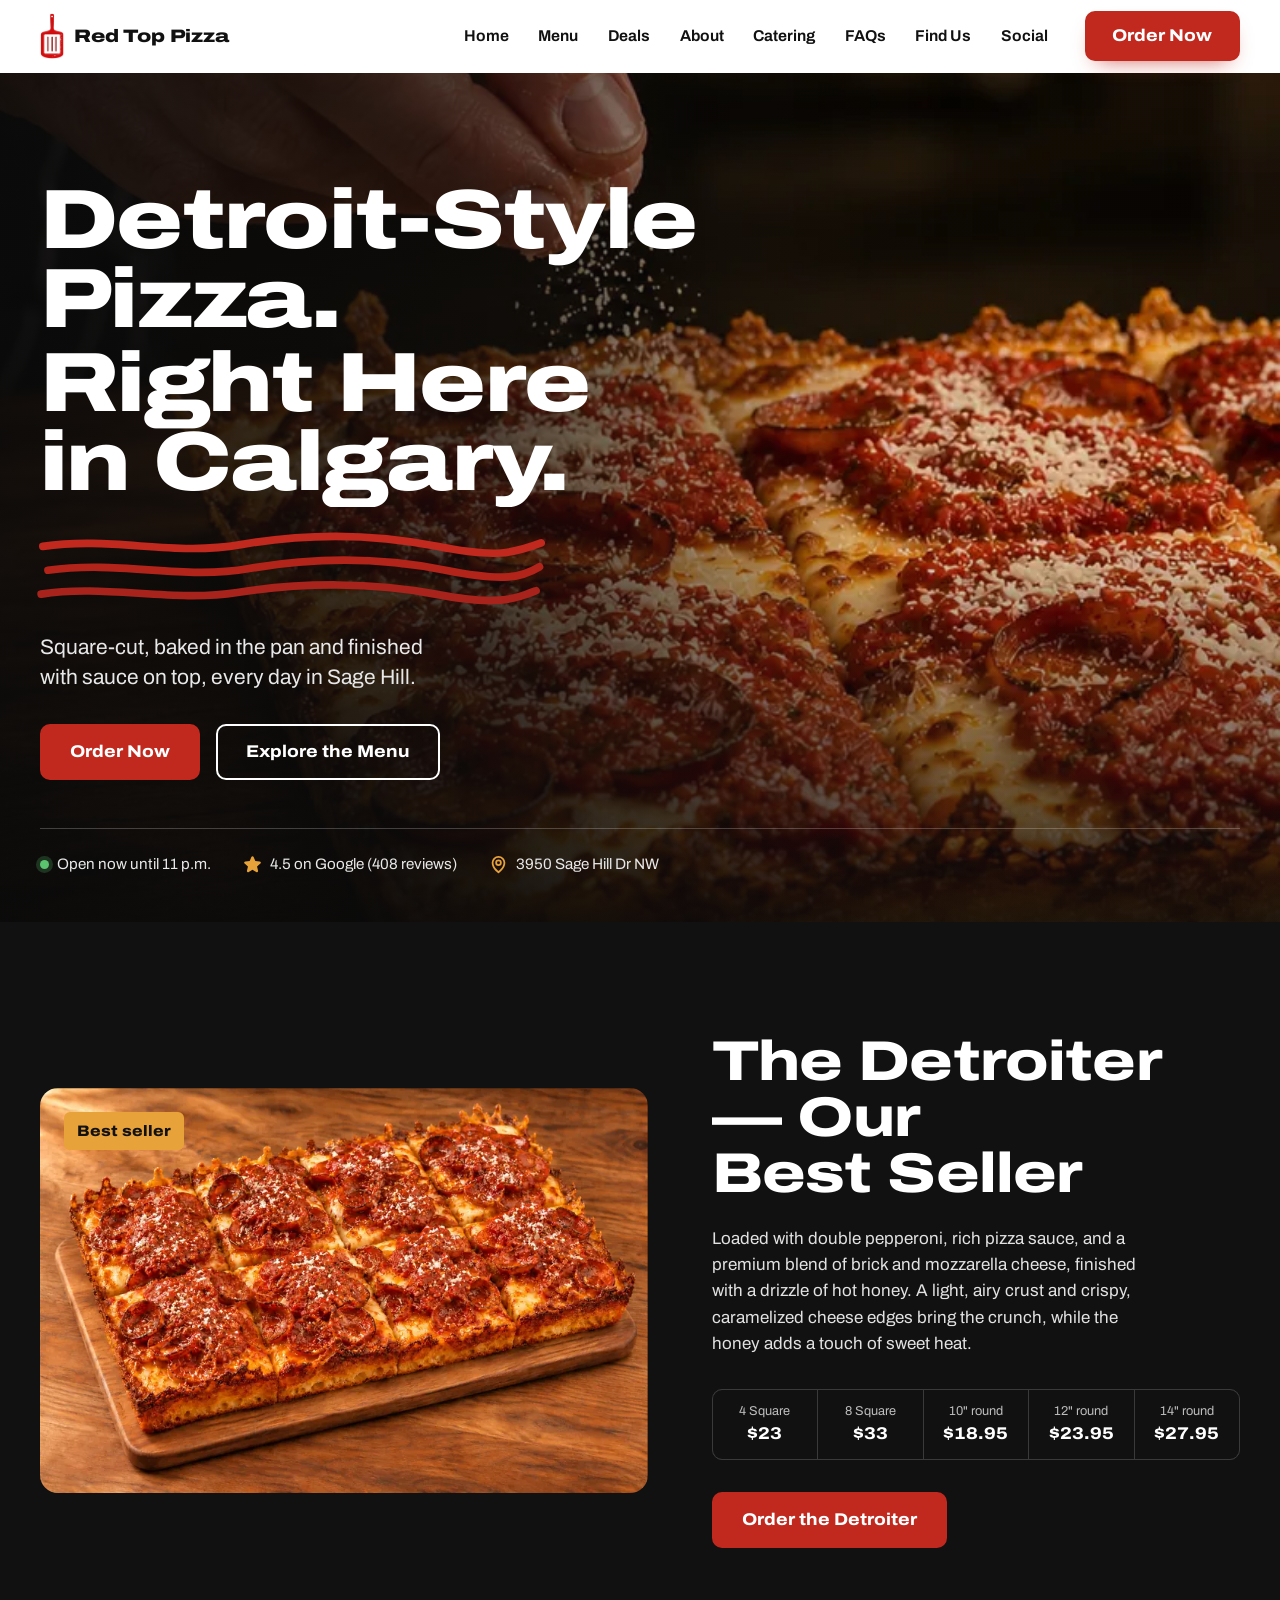
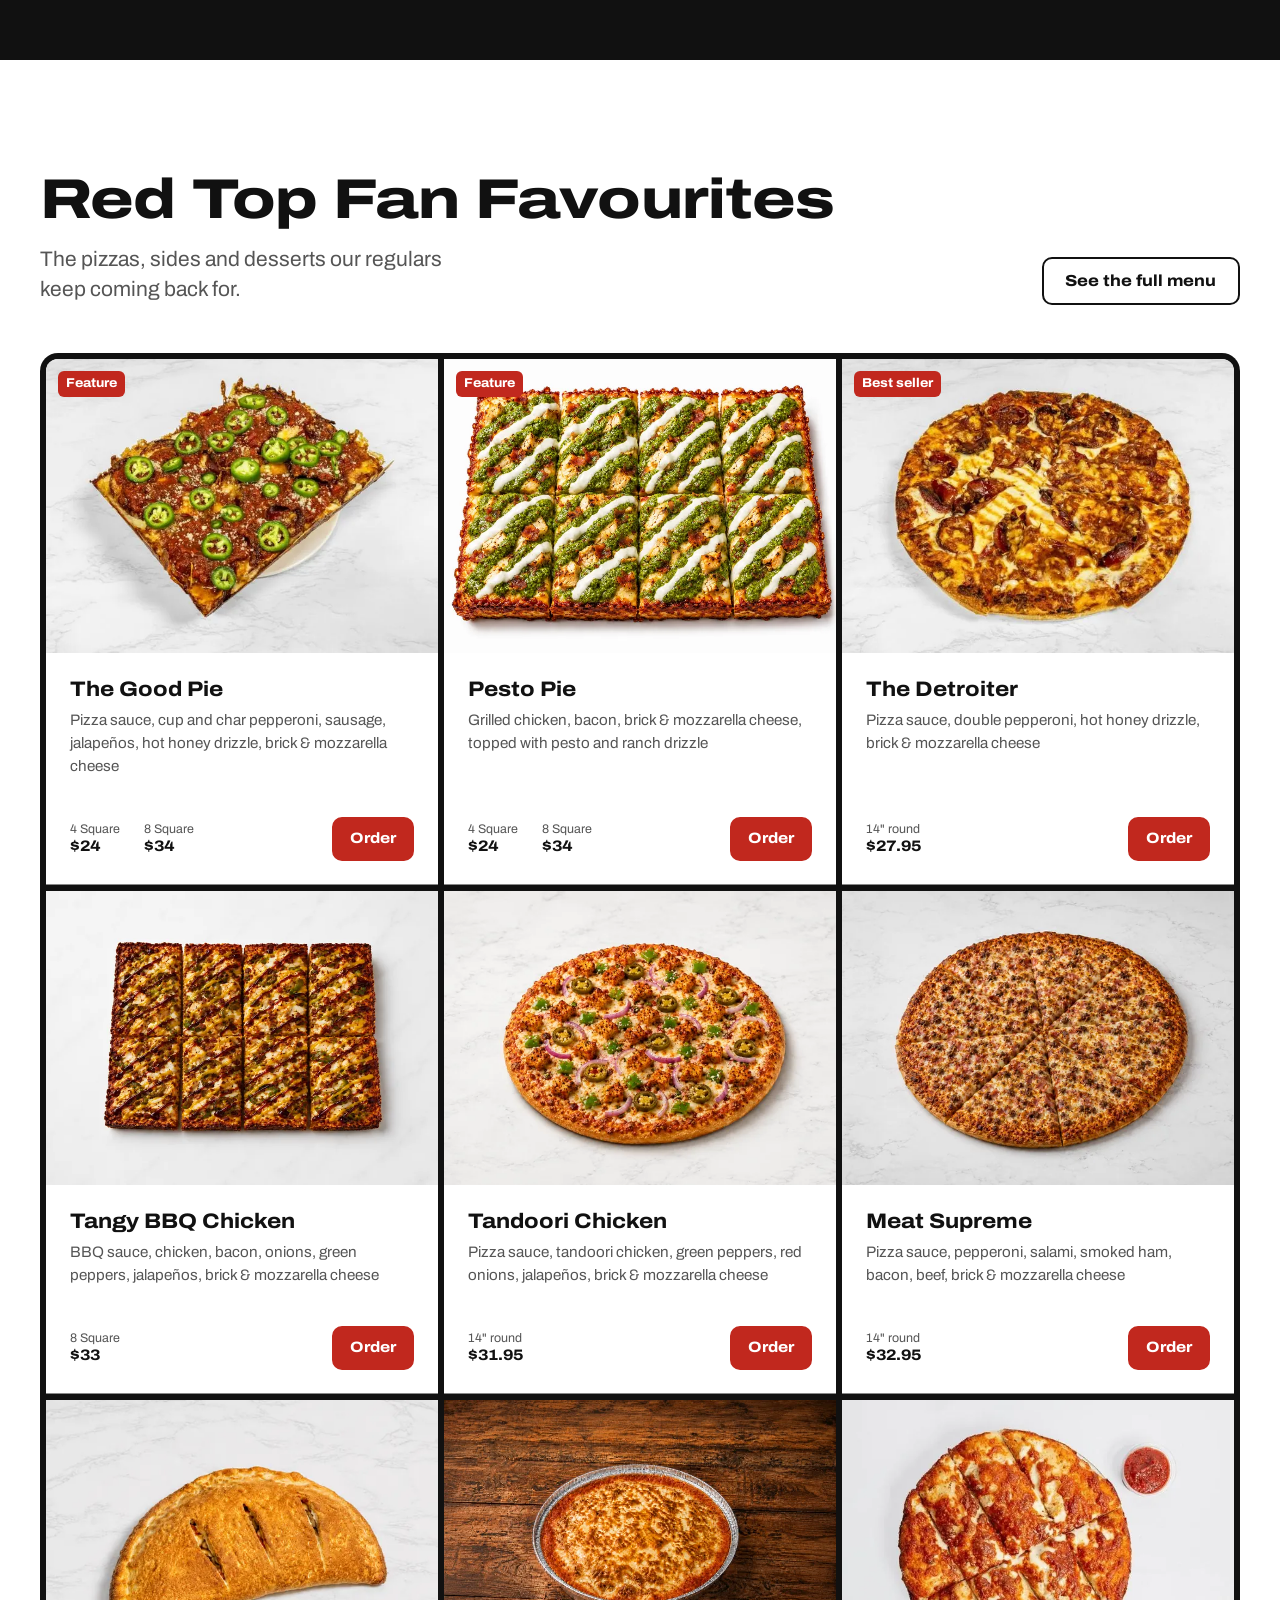
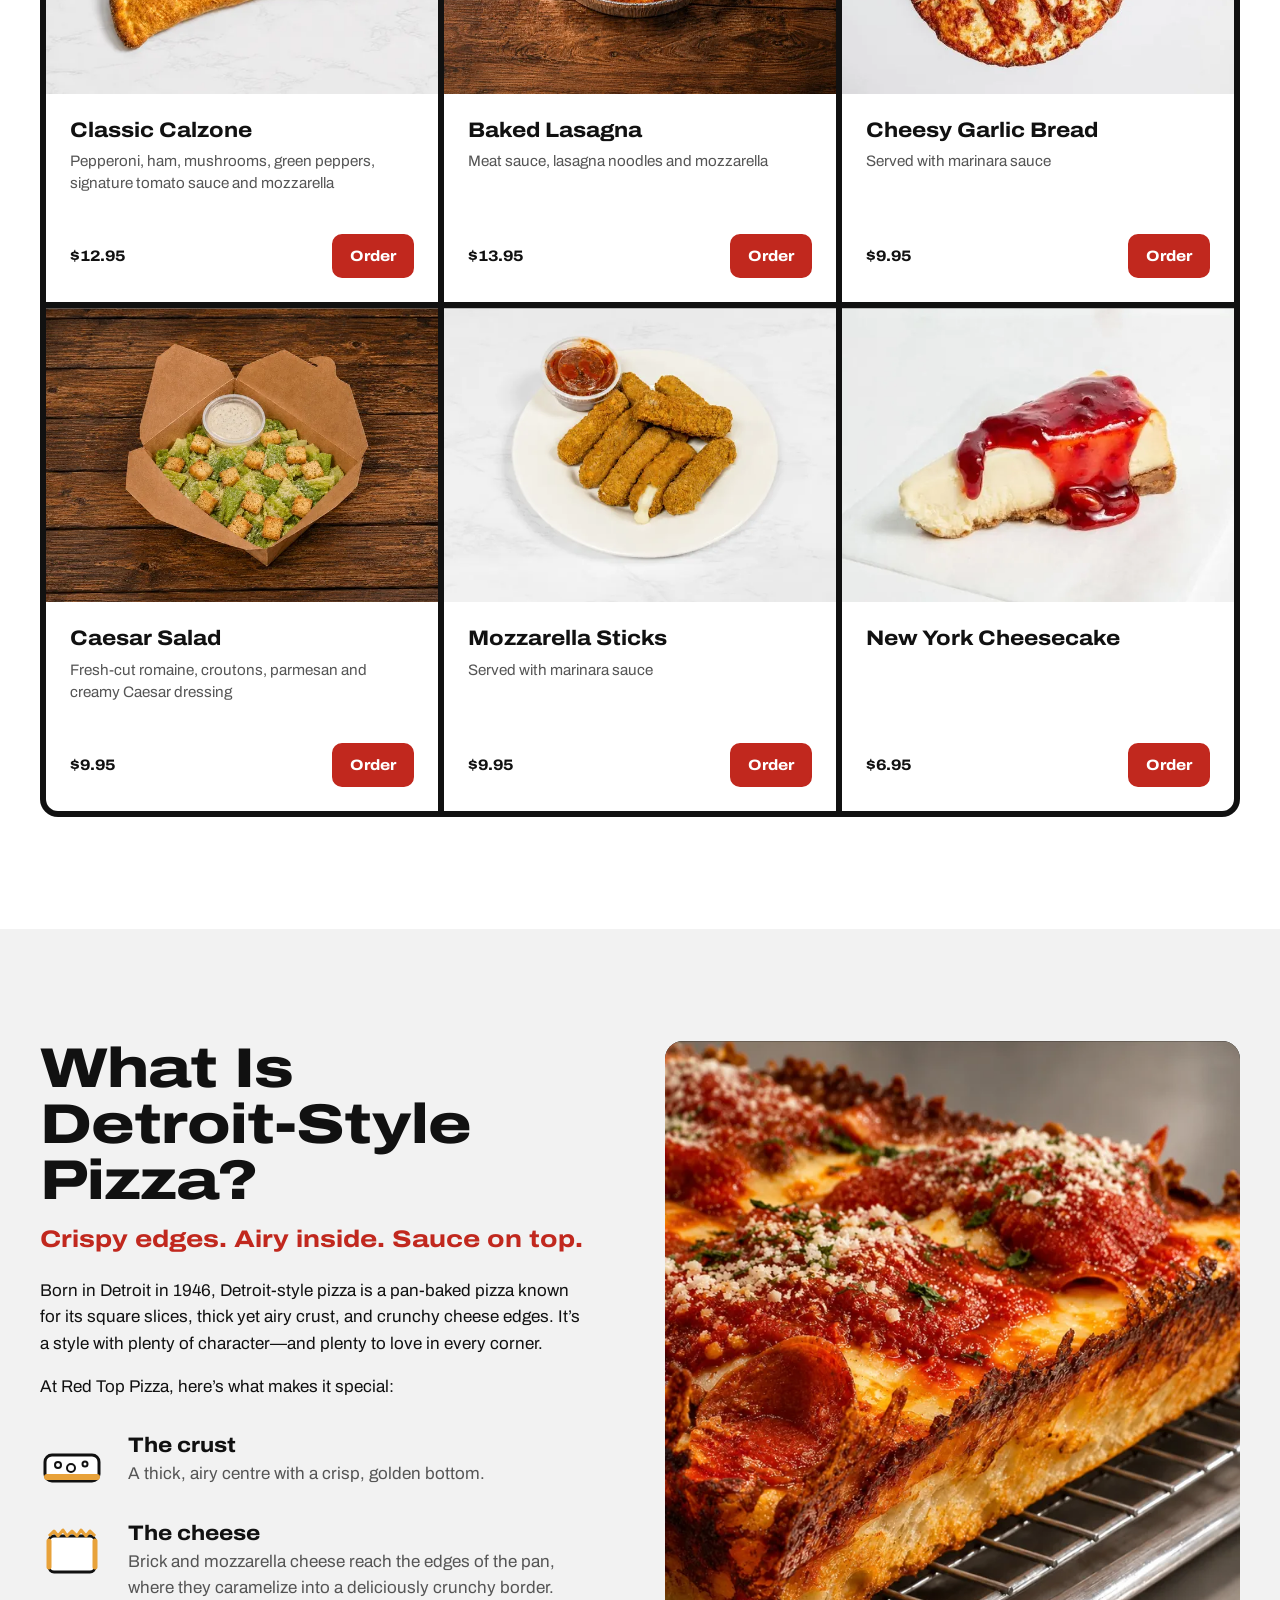
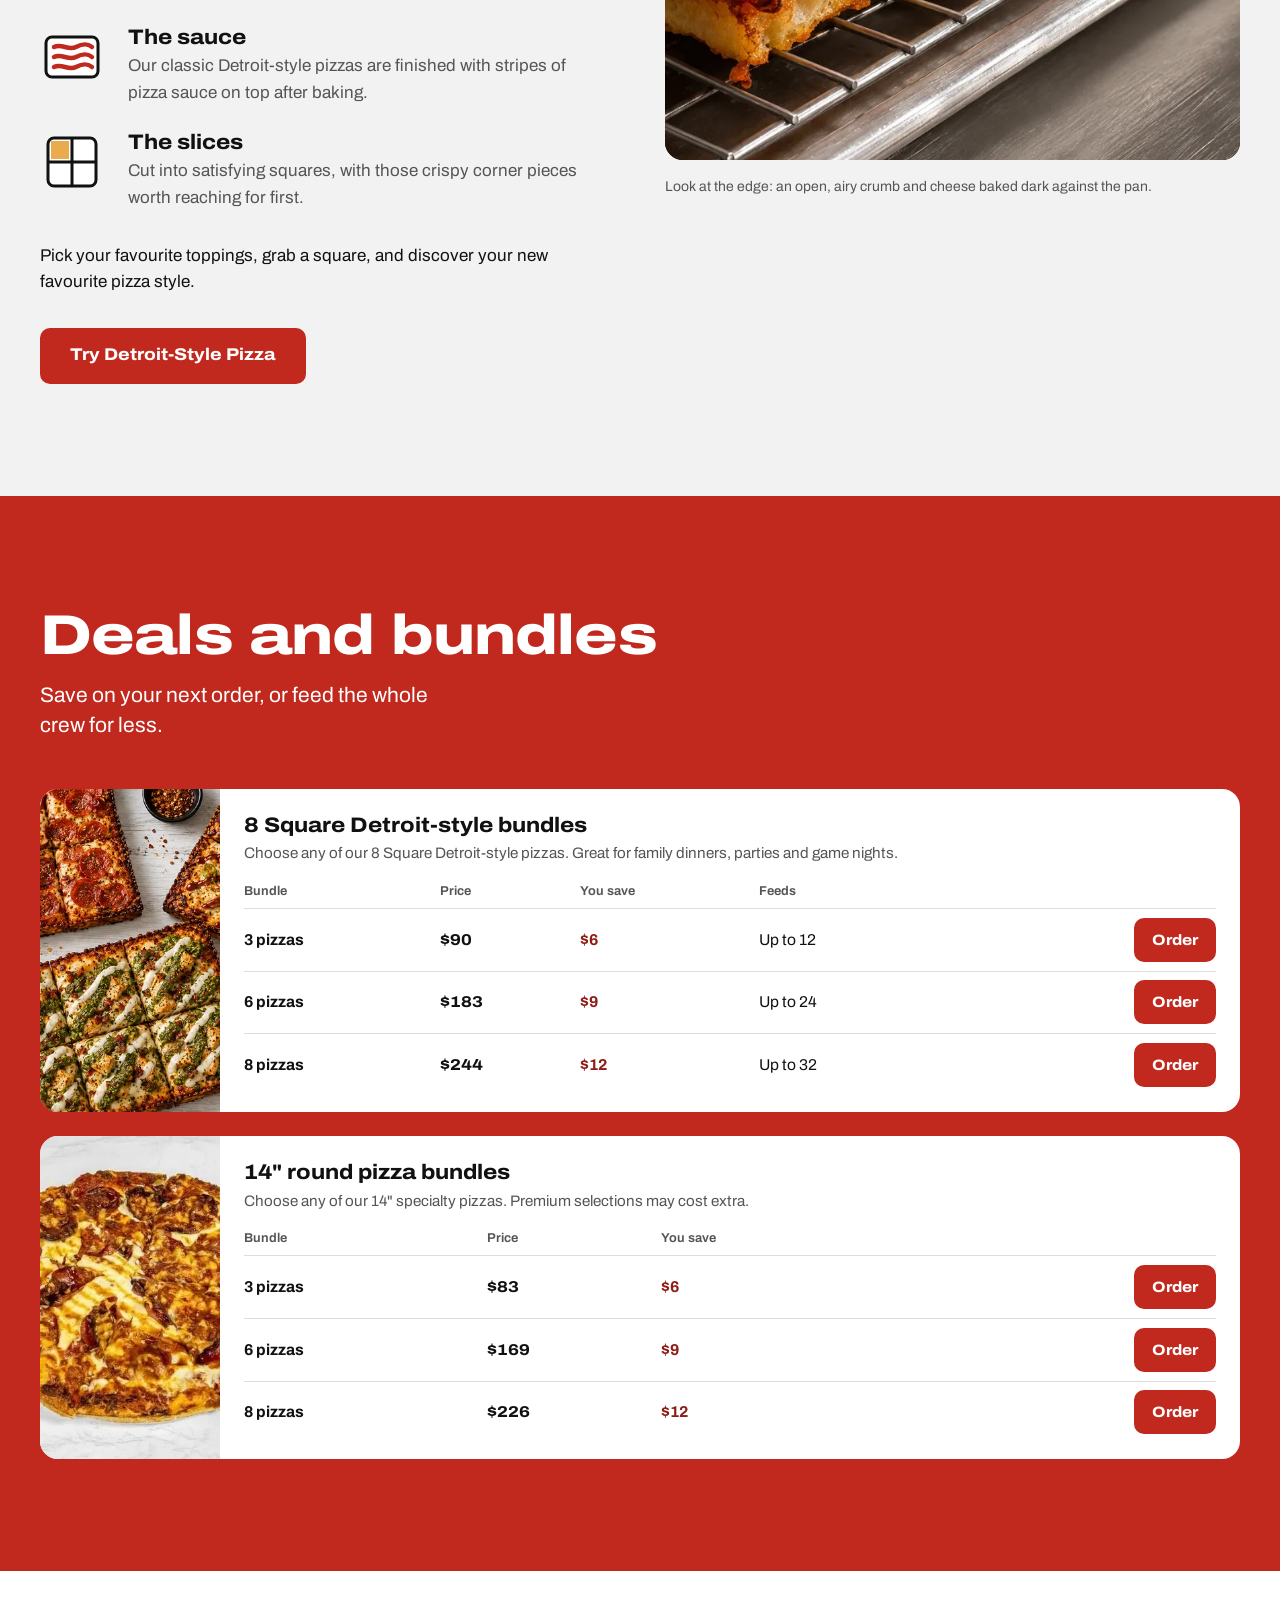
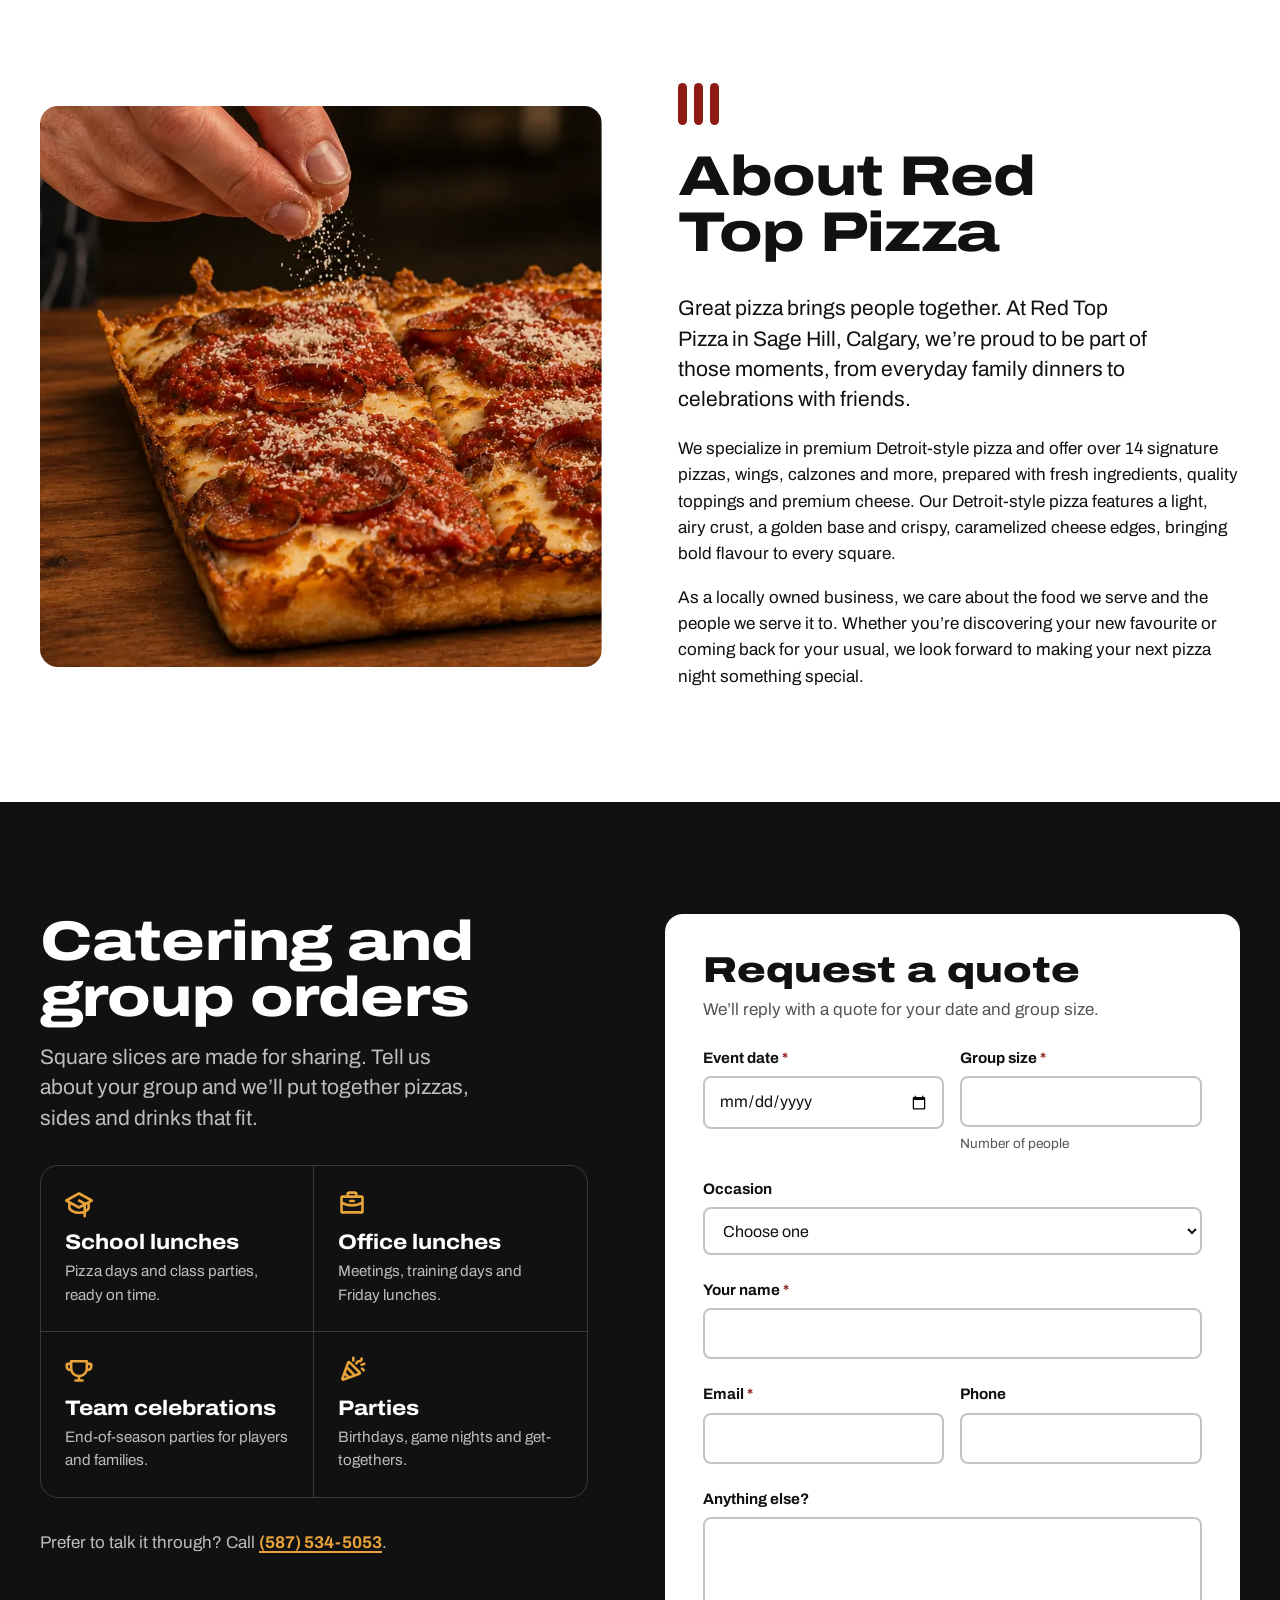
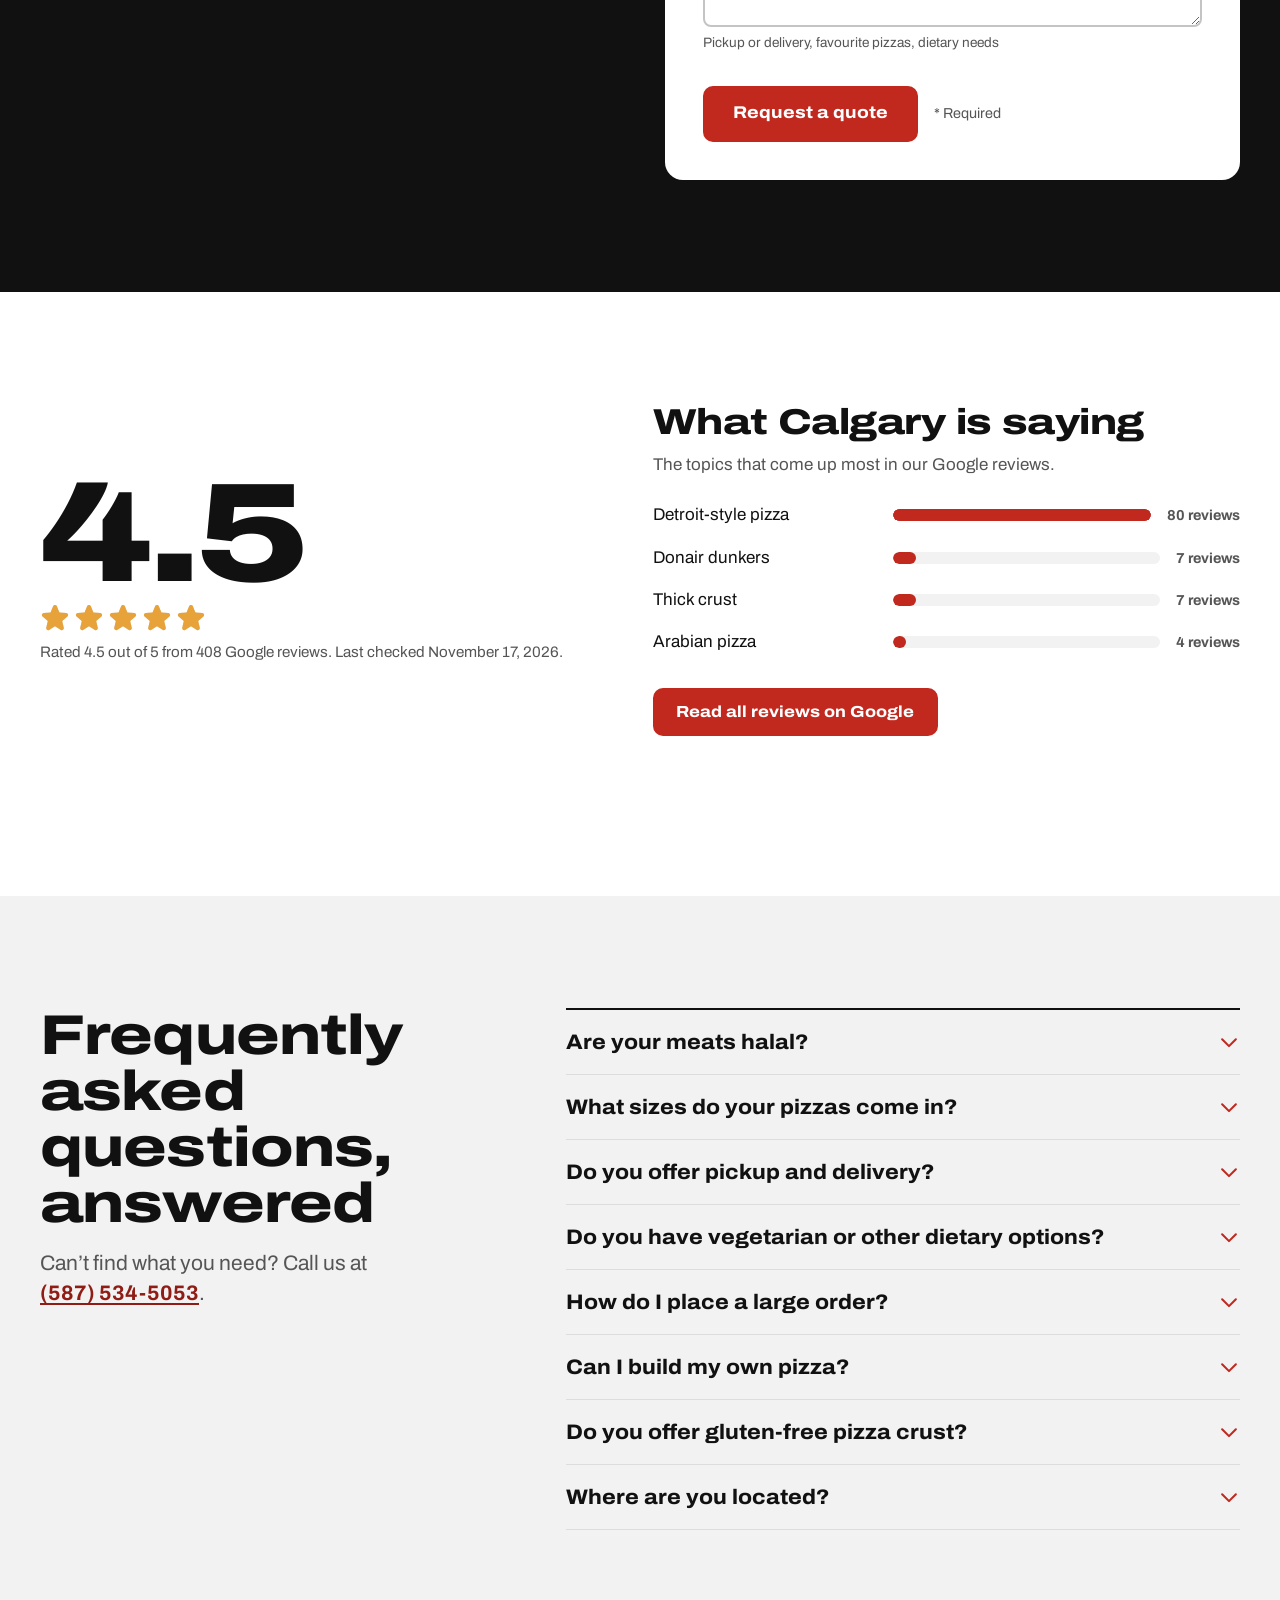
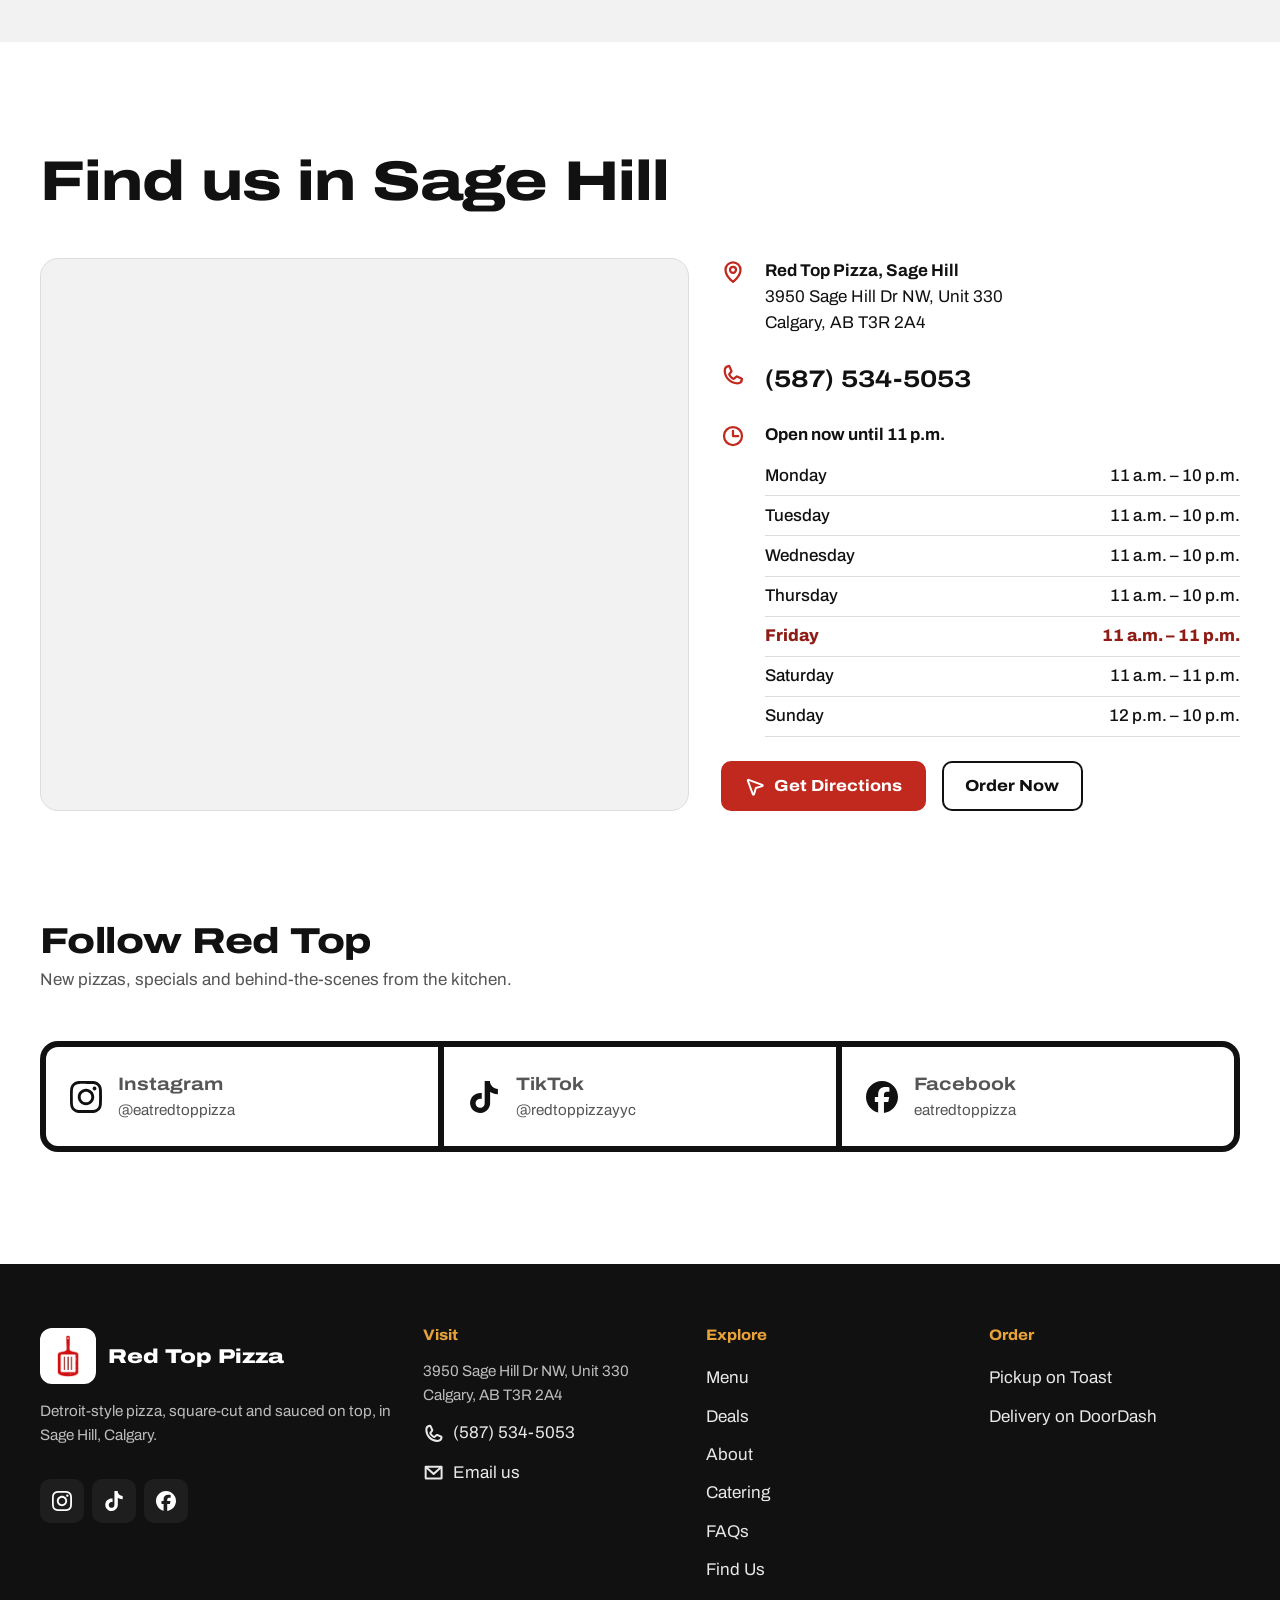
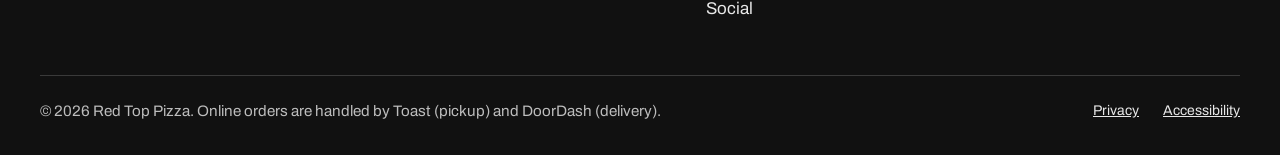
<file: site/index.html>
<!doctype html>
<html lang="en-CA">
<head>
  <meta charset="utf-8">
  <meta name="viewport" content="width=device-width, initial-scale=1">
  <title>Red Top Pizza | Detroit-Style Pizza in Sage Hill, Calgary</title>
  <meta name="description" content="Detroit-style pizza in Sage Hill, Calgary. Square-cut, pan-baked, crispy caramelized cheese edges and sauce on top. Order pickup or delivery, see the menu, deals and catering.">
  <link rel="canonical" href="https://www.redtoppizza.ca/">
  <meta name="theme-color" content="#c1281e">
  <meta property="og:type" content="website">
  <meta property="og:title" content="Red Top Pizza | Detroit-Style Pizza in Calgary">
  <meta property="og:description" content="Square-cut, pan-baked Detroit-style pizza with crispy cheese edges and sauce on top. Sage Hill, Calgary.">
  <meta property="og:url" content="https://www.redtoppizza.ca/">
  <meta property="og:image" content="https://www.redtoppizza.ca/assets/img/og-image.jpg">
  <meta name="twitter:card" content="summary_large_image">
  <link rel="icon" href="assets/img/favicon-48.png" sizes="48x48">
  <link rel="apple-touch-icon" href="assets/img/apple-touch-icon.png">
  <link rel="preconnect" href="https://fonts.googleapis.com">
  <link rel="preconnect" href="https://fonts.gstatic.com" crossorigin>
  <link rel="stylesheet" href="https://fonts.googleapis.com/css2?family=Archivo:wdth,wght@62..125,100..900&display=swap">
  <link rel="preload" as="image" href="assets/img/hero-1400.webp" imagesrcset="assets/img/hero-900.webp 900w, assets/img/hero-1400.webp 1400w, assets/img/hero-2000.webp 1983w" imagesizes="100vw" media="(min-width: 761px)">
  <link rel="stylesheet" href="assets/css/styles.css?v=10">
  <script>document.documentElement.classList.add("js");</script>
  <script type="application/ld+json">
  {
    "@context": "https://schema.org",
    "@type": "Restaurant",
    "name": "Red Top Pizza - Detroit Style (Sage Hill)",
    "url": "https://www.redtoppizza.ca/",
    "image": "https://www.redtoppizza.ca/assets/img/og-image.jpg",
    "logo": "https://www.redtoppizza.ca/assets/img/logo.png",
    "telephone": "+1-587-534-5053",
    "email": "redtoppizzayyc@gmail.com",
    "servesCuisine": ["Pizza", "Detroit-style pizza"],
    "priceRange": "$10–20",
    "menu": "https://www.redtoppizza.ca/menu.html",
    "acceptsReservations": false,
    "address": {
      "@type": "PostalAddress",
      "streetAddress": "3950 Sage Hill Dr NW, Unit 330",
      "addressLocality": "Calgary",
      "addressRegion": "AB",
      "postalCode": "T3R 2A4",
      "addressCountry": "CA"
    },
    "geo": { "@type": "GeoCoordinates", "latitude": 51.1741449, "longitude": -114.1403211 },
    "openingHoursSpecification": [
      { "@type": "OpeningHoursSpecification", "dayOfWeek": "Sunday", "opens": "12:00", "closes": "22:00" },
      { "@type": "OpeningHoursSpecification", "dayOfWeek": ["Monday", "Tuesday", "Wednesday", "Thursday"], "opens": "11:00", "closes": "22:00" },
      { "@type": "OpeningHoursSpecification", "dayOfWeek": ["Friday", "Saturday"], "opens": "11:00", "closes": "23:00" }
    ],
    "sameAs": [
      "https://www.instagram.com/eatredtoppizza/",
      "https://www.tiktok.com/@redtoppizzayyc",
      "https://www.facebook.com/eatredtoppizza"
    ]
  }
  </script>
</head>
<body>
  <a class="skip-link" href="#main">Skip to main content</a>

  <header class="site-header" data-header>
    <div class="wrap header-inner">
      <a class="brand" href="index.html" aria-label="Red Top Pizza, home">
        <img src="assets/img/logo-96.png" alt="" width="51" height="96">
        <span class="brand-name">Red Top Pizza</span>
      </a>
      <nav class="site-nav" id="site-nav" aria-label="Main">
        <ul class="nav-links">
          <li><a href="#top" data-spy="top">Home</a></li>
          <li><a href="menu.html">Menu</a></li>
          <li><a href="#deals" data-spy="deals">Deals</a></li>
          <li><a href="#about" data-spy="about">About</a></li>
          <li><a href="#catering" data-spy="catering">Catering</a></li>
          <li><a href="#faq" data-spy="faq">FAQs</a></li>
          <li><a href="#find-us" data-spy="find-us">Find Us</a></li>
          <li><a href="#social" data-spy="social">Social</a></li>
        </ul>
      </nav>
      <button class="btn nav-order" type="button" data-order>Order Now</button>
      <button class="menu-toggle" type="button" aria-controls="site-nav" aria-expanded="false" data-menu-toggle>
        <svg class="icon icon-open" aria-hidden="true"><use href="assets/img/icons.svg#list"></use></svg>
        <svg class="icon icon-close" aria-hidden="true"><use href="assets/img/icons.svg#x"></use></svg>
        <span class="visually-hidden">Menu</span>
      </button>
    </div>
  </header>

  <main id="main">
    <!-- Main banner -->
    <section class="hero" id="top" aria-labelledby="hero-title">
      <div class="hero-media">
        <picture>
          <source media="(max-width: 760px)" srcset="assets/img/hero-mobile.webp" width="800" height="600">
          <img src="assets/img/hero-1400.webp"
               srcset="assets/img/hero-900.webp 900w, assets/img/hero-1400.webp 1400w, assets/img/hero-2000.webp 1983w"
               sizes="100vw" width="1983" height="793" fetchpriority="high"
               alt="A cook sprinkles grated cheese over a square-cut Detroit-style pepperoni pizza with sauce on top.">
        </picture>
      </div>
      <div class="wrap hero-content">
        <h1 id="hero-title" class="display">
          <span class="line"><span><span class="nowrap">Detroit-Style</span> Pizza.</span></span>
          <span class="line"><span>Right Here in Calgary.</span></span>
        </h1>
        <svg class="sauce hero-sauce" viewBox="0 0 600 92" aria-hidden="true" focusable="false">
          <path d="M8 18 C 90 6, 160 30, 240 16 S 400 4, 470 18 S 560 26, 592 14"/>
          <path d="M14 46 C 100 34, 170 58, 250 44 S 410 32, 480 46 S 570 54, 590 42"/>
          <path d="M6 74 C 80 62, 160 84, 236 72 S 396 60, 468 74 S 560 80, 586 70"/>
        </svg>
        <p class="hero-sub">Square-cut, baked in the pan and finished with sauce on top, every day in Sage Hill.</p>
        <div class="btn-row">
          <button class="btn btn--lg" type="button" data-order>Order Now</button>
          <a class="btn btn--lg btn--outline" href="menu.html">Explore the Menu</a>
        </div>
        <ul class="hero-facts">
          <li><span class="status-dot" data-status-dot aria-hidden="true"></span><span data-status-text>Open daily</span></li>
          <li>
            <svg class="icon" aria-hidden="true"><use href="assets/img/icons.svg#star-fill"></use></svg>
            <a href="#reviews"><span data-rating-short>4.5 on Google</span></a>
          </li>
          <li>
            <svg class="icon" aria-hidden="true"><use href="assets/img/icons.svg#map-pin"></use></svg>
            <a href="#find-us">3950 Sage Hill Dr NW</a>
          </li>
        </ul>
      </div>
    </section>

    <!-- Best seller -->
    <section class="section bestseller on-dark" id="detroiter" aria-labelledby="detroiter-title">
      <div class="wrap bestseller-grid">
        <figure class="bestseller-media" data-reveal="wipe">
          <img src="assets/img/detroiter-1400.webp"
               srcset="assets/img/detroiter-800.webp 800w, assets/img/detroiter-1400.webp 1400w"
               sizes="(max-width: 900px) 100vw, 55vw" width="1400" height="933" loading="lazy"
               alt="The Detroiter: a square-cut pizza loaded with double pepperoni, its cheese edges caramelized dark gold.">
          <span class="bestseller-tag">Best seller</span>
        </figure>
        <div class="bestseller-copy" data-reveal="rise">
          <h2 class="h2" id="detroiter-title">The Detroiter — Our Best Seller</h2>
          <p>Loaded with double pepperoni, rich pizza sauce, and a premium blend of brick and mozzarella cheese, finished with a drizzle of hot honey. A light, airy crust and crispy, caramelized cheese edges bring the crunch, while the honey adds a touch of sweet heat.</p>
          <ul class="size-prices" data-detroiter-prices aria-label="Detroiter sizes and prices"></ul>
          <button class="btn btn--lg" type="button" data-order>Order the Detroiter</button>
        </div>
      </div>
    </section>

    <!-- Featured pizzas -->
    <section class="section" id="featured" aria-labelledby="featured-title">
      <div class="wrap">
        <div class="section-head section-head--split">
          <div>
            <h2 class="h2" id="featured-title">Red Top Fan Favourites</h2>
            <p class="lede muted" style="margin-top: 1rem">The pizzas, sides and desserts our regulars keep coming back for.</p>
          </div>
          <a class="btn btn--outline" href="menu.html">See the full menu</a>
        </div>
        <ul class="pan" id="featured-list" data-reveal="slice"></ul>
        <noscript><p><a class="text-link" href="menu.html">See our favourites on the menu page.</a></p></noscript>
      </div>
    </section>

    <!-- What is Detroit-style pizza? -->
    <section class="section section--flour" id="detroit-style" aria-labelledby="detroit-title">
      <div class="wrap detroit-grid">
        <div class="detroit-copy">
          <h2 class="h2" id="detroit-title">What Is <span class="nowrap">Detroit-Style</span> Pizza?</h2>
          <p class="detroit-subhead">Crispy edges. Airy inside. Sauce on top.</p>
          <p>Born in Detroit in 1946, Detroit-style pizza is a pan-baked pizza known for its square slices, thick yet airy crust, and crunchy cheese edges. It’s a style with plenty of character—and plenty to love in every corner.</p>
          <p>At Red Top Pizza, here’s what makes it special:</p>
          <ul class="traits">
            <li class="trait">
              <svg viewBox="0 0 64 64" aria-hidden="true" focusable="false">
                <rect x="5" y="22" width="54" height="26" rx="7" fill="#fff" stroke="#111111" stroke-width="3"/>
                <path d="M7 44 h50" stroke="#e8a23a" stroke-width="6" stroke-linecap="round"/>
                <circle cx="18" cy="32" r="3" fill="none" stroke="#111111" stroke-width="2"/>
                <circle cx="31" cy="35" r="4" fill="none" stroke="#111111" stroke-width="2"/>
                <circle cx="45" cy="31" r="2.5" fill="none" stroke="#111111" stroke-width="2"/>
              </svg>
              <div><h3 class="h3">The crust</h3><p>A thick, airy centre with a crisp, golden bottom.</p></div>
            </li>
            <li class="trait">
              <svg viewBox="0 0 64 64" aria-hidden="true" focusable="false">
                <rect x="9" y="15" width="46" height="36" rx="5" fill="#fff" stroke="#111111" stroke-width="3"/>
                <path d="M9 15 l5 -5 l4 5 l5 -6 l4 6 l5 -5 l5 5 l4 -6 l5 6 l4 -5 l5 5" fill="none" stroke="#e8a23a" stroke-width="3" stroke-linejoin="round"/>
                <path d="M9 20 v26 M55 20 v26" stroke="#e8a23a" stroke-width="5" stroke-linecap="round"/>
              </svg>
              <div><h3 class="h3">The cheese</h3><p>Brick and mozzarella cheese reach the edges of the pan, where they caramelize into a deliciously crunchy border.</p></div>
            </li>
            <li class="trait">
              <svg viewBox="0 0 64 64" aria-hidden="true" focusable="false">
                <rect x="6" y="12" width="52" height="40" rx="6" fill="#fff" stroke="#111111" stroke-width="3"/>
                <path d="M14 22 c8 -4 14 4 22 0 s12 -3 16 0 M14 32 c8 -4 14 4 22 0 s12 -3 16 0 M14 42 c8 -4 14 4 22 0 s12 -3 16 0" fill="none" stroke="#c1281e" stroke-width="4.5" stroke-linecap="round"/>
              </svg>
              <div><h3 class="h3">The sauce</h3><p>Our classic Detroit-style pizzas are finished with stripes of pizza sauce on top after baking.</p></div>
            </li>
            <li class="trait">
              <svg viewBox="0 0 64 64" aria-hidden="true" focusable="false">
                <rect x="8" y="8" width="48" height="48" rx="6" fill="#fff" stroke="#111111" stroke-width="3"/>
                <path d="M32 8 v48 M8 32 h48" stroke="#111111" stroke-width="3"/>
                <path d="M11 11 h18 v18 h-18 z" fill="#e8a23a" opacity=".9"/>
              </svg>
              <div><h3 class="h3">The slices</h3><p>Cut into satisfying squares, with those crispy corner pieces worth reaching for first.</p></div>
            </li>
          </ul>
          <p>Pick your favourite toppings, grab a square, and discover your new favourite pizza style.</p>
          <div class="btn-row" style="margin-top: 2rem">
            <a class="btn btn--lg" href="menu.html#pizzas">Try Detroit-Style Pizza</a>
          </div>
        </div>
        <figure class="closeup">
          <div class="closeup-frame" data-reveal="wipe">
            <img src="assets/img/crust-edge-1086.webp" srcset="assets/img/crust-edge-700.webp 700w, assets/img/crust-edge-1086.webp 1086w" sizes="(max-width: 1000px) 100vw, 40vw" width="1086" height="1448" loading="lazy"
                 alt="A Detroit-style pepperoni square on a cooling rack: a thick, airy crust under a dark, caramelized cheese edge.">
          </div>
          <figcaption>Look at the edge: an open, airy crumb and cheese baked dark against the pan.</figcaption>
        </figure>
      </div>
    </section>

    <!-- Deals and bundles -->
    <section class="section on-sauce" id="deals" aria-labelledby="deals-title">
      <div class="wrap">
        <div class="section-head">
          <h2 class="h2" id="deals-title">Deals and bundles</h2>
          <p class="lede">Save on your next order, or feed the whole crew for less.</p>
        </div>
        <div class="deals-grid">
          <div class="ticket" data-promo data-reveal="rise" hidden>
            <img class="ticket-photo" data-promo-img alt="" width="720" height="480" loading="lazy" hidden>
            <p class="muted" style="margin:0;font-weight:700">Current promotion</p>
            <h3 data-promo-title></h3>
            <p class="muted" data-promo-detail></p>
            <div class="ticket-code" data-promo-code-row hidden>
              <strong data-promo-code></strong>
              <button class="copy-btn" type="button" data-copy-code>
                <svg class="icon" aria-hidden="true"><use href="assets/img/icons.svg#copy"></use></svg>
                <span>Copy code</span>
              </button>
            </div>
            <a class="btn" style="margin-top: 0.5rem" href="https://order.toasttab.com/online/red-top-pizza-detroit-style-3950-sage-hill-drive-nw" data-pickup-link>Order pickup online</a>
          </div>
          <div class="bundles" id="bundle-list"></div>
        </div>
      </div>
    </section>

    <!-- About -->
    <section class="section" id="about" aria-labelledby="about-title">
      <div class="wrap about-grid">
        <figure class="about-photo" data-reveal="wipe">
          <!-- Replace with a photo of your team or restaurant: save it as assets/img/about.webp and update this src -->
          <img src="assets/img/about-standin.webp" width="1080" height="793" loading="lazy"
               alt="A Red Top cook finishing a fresh Detroit-style pizza with grated cheese.">
        </figure>
        <div class="about-copy" data-reveal="rise">
          <div class="stripes-mark" aria-hidden="true"><span></span><span></span><span></span></div>
          <h2 class="h2" id="about-title">About Red Top Pizza</h2>
          <p class="lede" style="max-width: 40ch">Great pizza brings people together. At Red Top Pizza in Sage Hill, Calgary, we’re proud to be part of those moments, from everyday family dinners to celebrations with friends.</p>
          <p>We specialize in premium Detroit-style pizza and offer over 14 signature pizzas, wings, calzones and more, prepared with fresh ingredients, quality toppings and premium cheese. Our Detroit-style pizza features a light, airy crust, a golden base and crispy, caramelized cheese edges, bringing bold flavour to every square.</p>
          <p>As a locally owned business, we care about the food we serve and the people we serve it to. Whether you’re discovering your new favourite or coming back for your usual, we look forward to making your next pizza night something special.</p>
        </div>
      </div>
    </section>

    <!-- Catering and group orders -->
    <section class="section on-dark" id="catering" aria-labelledby="catering-title">
      <div class="wrap catering-grid">
        <div>
          <h2 class="h2" id="catering-title">Catering and group orders</h2>
          <p class="lede muted" style="margin-top: 1rem">Square slices are made for sharing. Tell us about your group and we’ll put together pizzas, sides and drinks that fit.</p>
          <ul class="occasions">
            <li class="occasion">
              <svg class="icon" aria-hidden="true"><use href="assets/img/icons.svg#graduation-cap"></use></svg>
              <h3 class="h3">School lunches</h3>
              <p>Pizza days and class parties, ready on time.</p>
            </li>
            <li class="occasion">
              <svg class="icon" aria-hidden="true"><use href="assets/img/icons.svg#briefcase"></use></svg>
              <h3 class="h3">Office lunches</h3>
              <p>Meetings, training days and Friday lunches.</p>
            </li>
            <li class="occasion">
              <svg class="icon" aria-hidden="true"><use href="assets/img/icons.svg#trophy"></use></svg>
              <h3 class="h3">Team celebrations</h3>
              <p>End-of-season parties for players and families.</p>
            </li>
            <li class="occasion">
              <svg class="icon" aria-hidden="true"><use href="assets/img/icons.svg#confetti"></use></svg>
              <h3 class="h3">Parties</h3>
              <p>Birthdays, game nights and get-togethers.</p>
            </li>
          </ul>
          <p class="muted">Prefer to talk it through? Call <a class="text-link" href="tel:+15875345053">(587) 534-5053</a>.</p>
        </div>

        <div class="form-card" data-reveal="rise">
          <form id="quote-form" novalidate>
            <h3>Request a quote</h3>
            <p class="muted" style="margin:0">We’ll reply with a quote for your date and group size.</p>
            <div class="error-summary" id="quote-errors" tabindex="-1" role="alert">
              <h4>Please fix these to send your request:</h4>
              <ul></ul>
            </div>
            <div class="form-grid">
              <div class="field">
                <label for="q-date">Event date <span class="req" aria-hidden="true">*</span></label>
                <input id="q-date" name="date" type="date" required aria-describedby="q-date-error">
                <span class="error" id="q-date-error"></span>
              </div>
              <div class="field">
                <label for="q-size">Group size <span class="req" aria-hidden="true">*</span></label>
                <input id="q-size" name="groupSize" type="number" inputmode="numeric" min="1" max="2000" required aria-describedby="q-size-hint q-size-error">
                <span class="hint" id="q-size-hint">Number of people</span>
                <span class="error" id="q-size-error"></span>
              </div>
              <div class="field field--full">
                <label for="q-occasion">Occasion</label>
                <select id="q-occasion" name="occasion">
                  <option value="">Choose one</option>
                  <option>School lunch</option>
                  <option>Office lunch</option>
                  <option>Team celebration</option>
                  <option>Party</option>
                  <option>Something else</option>
                </select>
              </div>
              <div class="field field--full">
                <label for="q-name">Your name <span class="req" aria-hidden="true">*</span></label>
                <input id="q-name" name="name" type="text" autocomplete="name" required aria-describedby="q-name-error">
                <span class="error" id="q-name-error"></span>
              </div>
              <div class="field">
                <label for="q-email">Email <span class="req" aria-hidden="true">*</span></label>
                <input id="q-email" name="email" type="email" autocomplete="email" required aria-describedby="q-email-error">
                <span class="error" id="q-email-error"></span>
              </div>
              <div class="field">
                <label for="q-phone">Phone</label>
                <input id="q-phone" name="phone" type="tel" autocomplete="tel" aria-describedby="q-phone-error">
                <span class="error" id="q-phone-error"></span>
              </div>
              <div class="field field--full">
                <label for="q-notes">Anything else?</label>
                <textarea id="q-notes" name="notes" aria-describedby="q-notes-hint"></textarea>
                <span class="hint" id="q-notes-hint">Pickup or delivery, favourite pizzas, dietary needs</span>
              </div>
            </div>
            <div class="form-actions">
              <button class="btn btn--lg" type="submit">Request a quote</button>
              <p><span aria-hidden="true">*</span> Required</p>
            </div>
          </form>
          <div class="form-success" id="quote-success" tabindex="-1">
            <svg class="icon" aria-hidden="true"><use href="assets/img/icons.svg#check-circle"></use></svg>
            <h3>Quote request ready</h3>
            <p data-success-text>Your email app should open with your request filled in. Press send and we’ll get back to you.</p>
            <p class="muted">Nothing opened? Email <a class="text-link" href="mailto:redtoppizzayyc@gmail.com">redtoppizzayyc@gmail.com</a> or call <a class="text-link" href="tel:+15875345053">(587) 534-5053</a>.</p>
            <button class="btn btn--outline" type="button" data-quote-reset>Start a new request</button>
          </div>
        </div>
      </div>
    </section>

    <!-- Customer reviews -->
    <section class="section" id="reviews" aria-labelledby="reviews-title">
      <div class="wrap">
        <div class="reviews-grid">
          <div class="rating-score" data-reveal="rise">
            <h2 class="visually-hidden" id="reviews-title">Customer reviews</h2>
            <p class="rating-number" data-rating-value aria-hidden="true">4.5</p>
            <div class="stars" data-stars aria-hidden="true"></div>
            <p class="rating-meta" data-rating-meta>Rated 4.5 out of 5 from 408 Google reviews</p>
          </div>
          <div>
            <h3 class="h2" style="font-size: var(--step-3)">What Calgary is saying</h3>
            <p class="muted" style="margin-top: 0.75rem">The topics that come up most in our Google reviews.</p>
            <ul class="mentions" data-mentions></ul>
            <div class="btn-row">
              <a class="btn" href="https://maps.google.com/?cid=17780742751554963912" data-reviews-link>Read all reviews on Google</a>
            </div>
          </div>
        </div>
        <ul class="review-cards" data-review-cards hidden></ul>
      </div>
    </section>

    <!-- FAQ -->
    <section class="section section--flour" id="faq" aria-labelledby="faq-title">
      <div class="wrap faq-grid">
        <div>
          <h2 class="h2" id="faq-title">Frequently asked questions, answered</h2>
          <p class="lede muted" style="margin-top: 1rem">Can’t find what you need? Call us at <a class="text-link" href="tel:+15875345053">(587) 534-5053</a>.</p>
        </div>
        <div class="faq-list">
          <details class="faq-item">
            <summary>Are your meats halal?<svg class="icon" aria-hidden="true"><use href="assets/img/icons.svg#caret-down"></use></svg></summary>
            <div class="faq-answer"><p>Yes! All meats used at Red Top Pizza are 100% halal, including our pepperoni, beef, bacon, sausage, and ham.</p></div>
          </details>
          <details class="faq-item">
            <summary>What sizes do your pizzas come in?<svg class="icon" aria-hidden="true"><use href="assets/img/icons.svg#caret-down"></use></svg></summary>
            <div class="faq-answer"><p>Our signature Detroit-style pizzas are available in two pan sizes: 4 Square, perfect for up to 2 people, and 8 Square, ideal for sharing with up to 4 people. Prefer a classic round pizza? We’ve got you covered! All our pizzas are also available in traditional 10", 12", and 14" sizes. Visit our <a href="menu.html">online menu</a> to explore all available sizes and pricing.</p></div>
          </details>
          <details class="faq-item">
            <summary>Do you offer pickup and delivery?<svg class="icon" aria-hidden="true"><use href="assets/img/icons.svg#caret-down"></use></svg></summary>
            <div class="faq-answer"><p>Yes. For pickup, order online through Toast and collect your pizza at 3950 Sage Hill Dr NW. For delivery, order through our DoorDash store. You can also call us at <a href="tel:+15875345053">(587) 534-5053</a> to order by phone.</p></div>
          </details>
          <details class="faq-item">
            <summary>Do you have vegetarian or other dietary options?<svg class="icon" aria-hidden="true"><use href="assets/img/icons.svg#caret-down"></use></svg></summary>
            <div class="faq-answer"><p>Yes. Our vegetarian pizzas include the Veggie Supreme, Greektown and Cheese, and you can build your own with the toppings you like. The Greek and garden salads, cheesy garlic bread, jalapeño breadsticks, fries and fettuccine Alfredo are meatless too. If you have a food allergy, call us before you order and we’ll talk you through the ingredients.</p></div>
          </details>
          <details class="faq-item">
            <summary>How do I place a large order?<svg class="icon" aria-hidden="true"><use href="assets/img/icons.svg#caret-down"></use></svg></summary>
            <div class="faq-answer"><p>For up to eight pizzas, our <a href="#deals">bundles</a> are the easiest way: order online and save. For bigger groups, school or office lunches and events, <a href="#catering">request a quote</a> with your date and group size. You can also call us at <a href="tel:+15875345053">(587) 534-5053</a> to place your order. The more notice you give us, the easier it is to have everything hot and ready on time.</p></div>
          </details>
          <details class="faq-item">
            <summary>Can I build my own pizza?<svg class="icon" aria-hidden="true"><use href="assets/img/icons.svg#caret-down"></use></svg></summary>
            <div class="faq-answer"><p>Yes. Our Build Your Own pizza starts with sauce and cheese, then you add the toppings you love. It comes in every size, from a 4 Square to a 14" round, and half-and-half is available on round pizzas.</p></div>
          </details>
          <details class="faq-item">
            <summary>Do you offer gluten-free pizza crust?<svg class="icon" aria-hidden="true"><use href="assets/img/icons.svg#caret-down"></use></svg></summary>
            <div class="faq-answer"><p>Yes! At Red Top Pizza, we offer gluten-free crust so more customers can enjoy their favourite pizzas. We take extra precautions when preparing gluten-free orders by using separate pans, utensils, and cutting equipment to help minimize cross-contamination. However, please note that our toppings are not certified gluten-free, and our kitchen handles gluten-containing ingredients. If you have celiac disease, a gluten allergy, or other dietary restrictions, we recommend <a href="tel:+15875345053">contacting us</a> before placing your order.</p></div>
          </details>
          <details class="faq-item">
            <summary>Where are you located?<svg class="icon" aria-hidden="true"><use href="assets/img/icons.svg#caret-down"></use></svg></summary>
            <div class="faq-answer"><p>We’re at 3950 Sage Hill Dr NW, Unit 330, in Sage Hill, Calgary. Our hours, a map and directions are in the <a href="#find-us">Find Us</a> section below.</p></div>
          </details>
        </div>
      </div>
    </section>

    <!-- Find us + social -->
    <section class="section" id="find-us" aria-labelledby="findus-title">
      <div class="wrap">
        <div class="section-head">
          <h2 class="h2" id="findus-title">Find us in Sage Hill</h2>
        </div>
        <div class="findus-grid">
          <div class="map-frame">
            <iframe title="Map showing Red Top Pizza at 3950 Sage Hill Dr NW, Calgary" loading="lazy" referrerpolicy="no-referrer-when-downgrade"
                    src="https://www.google.com/maps?q=Red+Top+Pizza+-+Detroit+Style+(Sage+Hill),+3950+Sage+Hill+Dr+NW+%23330,+Calgary,+AB+T3R+2A4&amp;z=15&amp;output=embed"></iframe>
          </div>
          <div class="visit-card">
            <div class="visit-line">
              <svg class="icon" aria-hidden="true"><use href="assets/img/icons.svg#map-pin"></use></svg>
              <address style="font-style: normal">
                <strong>Red Top Pizza, Sage Hill</strong><br>
                3950 Sage Hill Dr NW, Unit 330<br>
                Calgary, AB T3R 2A4
              </address>
            </div>
            <div class="visit-line">
              <svg class="icon" aria-hidden="true"><use href="assets/img/icons.svg#phone"></use></svg>
              <a class="phone-link" href="tel:+15875345053">(587) 534-5053</a>
            </div>
            <div class="visit-line">
              <svg class="icon" aria-hidden="true"><use href="assets/img/icons.svg#clock"></use></svg>
              <div>
                <p style="margin: 0 0 0.5rem; font-weight: 700" data-status-long>Opening hours</p>
                <table class="hours-table" data-hours-table>
                  <caption class="visually-hidden">Opening hours</caption>
                  <tbody></tbody>
                </table>
              </div>
            </div>
            <div class="btn-row">
              <a class="btn" href="https://www.google.com/maps/dir/?api=1&amp;destination=Red%20Top%20Pizza%2C%203950%20Sage%20Hill%20Dr%20NW%20%23330%2C%20Calgary%2C%20AB%20T3R%202A4" data-directions-link>
                <svg class="icon" aria-hidden="true"><use href="assets/img/icons.svg#navigation-arrow"></use></svg>
                Get Directions
              </a>
              <button class="btn btn--outline" type="button" data-order>Order Now</button>
            </div>
          </div>
        </div>

      </div>
    </section>

    <!-- Social -->
    <section class="section section--social" id="social" aria-labelledby="social-title">
      <div class="wrap">
        <h2 class="h2" id="social-title" style="font-size: var(--step-3)">Follow Red Top</h2>
        <p class="muted" style="margin-top: 0.5rem">New pizzas, specials and behind-the-scenes from the kitchen.</p>
        <div class="social-strip" data-social></div>
      </div>
    </section>
  </main>

  <footer class="site-footer on-dark">
    <div class="wrap">
      <div class="footer-grid">
        <div class="footer-brand">
          <a class="footer-logo" href="index.html">
            <span class="badge"><img src="assets/img/logo-96.png" alt="" width="51" height="96"></span>
            <strong>Red Top Pizza</strong>
          </a>
          <p>Detroit-style pizza, square-cut and sauced on top, in Sage Hill, Calgary.</p>
          <div class="footer-social" data-footer-social></div>
        </div>
        <div>
          <h2>Visit</h2>
          <p style="margin-bottom: 0.5rem">3950 Sage Hill Dr NW, Unit 330<br>Calgary, AB T3R 2A4</p>
          <ul class="footer-list">
            <li><a href="tel:+15875345053"><svg class="icon" aria-hidden="true"><use href="assets/img/icons.svg#phone"></use></svg>(587) 534-5053</a></li>
            <li><a href="mailto:redtoppizzayyc@gmail.com"><svg class="icon" aria-hidden="true"><use href="assets/img/icons.svg#envelope-simple"></use></svg>Email us</a></li>
          </ul>
        </div>
        <div>
          <h2>Explore</h2>
          <ul class="footer-list">
            <li><a href="menu.html">Menu</a></li>
            <li><a href="index.html#deals">Deals</a></li>
            <li><a href="index.html#about">About</a></li>
            <li><a href="index.html#catering">Catering</a></li>
            <li><a href="index.html#faq">FAQs</a></li>
            <li><a href="index.html#find-us">Find Us</a></li>
            <li><a href="index.html#social">Social</a></li>
          </ul>
        </div>
        <div>
          <h2>Order</h2>
          <ul class="footer-list">
            <li><a href="https://order.toasttab.com/online/red-top-pizza-detroit-style-3950-sage-hill-drive-nw" data-pickup-link>Pickup on Toast</a></li>
            <li><a href="https://order.online/store/red-top-pizza---detroit-style-calgary-29682488/?hideModal=true" data-delivery-link>Delivery on DoorDash</a></li>
          </ul>
        </div>
      </div>
      <div class="footer-legal">
        <p style="margin:0">© <span data-year>2026</span> Red Top Pizza. Online orders are handled by Toast (pickup) and DoorDash (delivery).</p>
        <ul>
          <li><a href="privacy.html">Privacy</a></li>
          <li><a href="accessibility.html">Accessibility</a></li>
        </ul>
      </div>
    </div>
  </footer>

  <dialog class="order-dialog" id="order-dialog" aria-labelledby="order-title">
    <div class="dialog-head">
      <h2 id="order-title">Pickup or delivery?</h2>
      <button class="dialog-close" type="button" data-close-dialog>
        <svg class="icon" aria-hidden="true"><use href="assets/img/icons.svg#x"></use></svg>
        <span class="visually-hidden">Close</span>
      </button>
    </div>
    <div class="order-options">
      <a class="order-option" href="https://order.toasttab.com/online/red-top-pizza-detroit-style-3950-sage-hill-drive-nw" data-pickup-link>
        <span class="icon-box"><svg class="icon" aria-hidden="true"><use href="assets/img/icons.svg#storefront"></use></svg></span>
        <span><strong>Pickup</strong><span class="small">Order on Toast and collect at Sage Hill.<span data-promo-short hidden></span></span></span>
      </a>
      <a class="order-option" href="https://order.online/store/red-top-pizza---detroit-style-calgary-29682488/?hideModal=true" data-delivery-link>
        <span class="icon-box"><svg class="icon" aria-hidden="true"><use href="assets/img/icons.svg#moped"></use></svg></span>
        <span><strong>Delivery</strong><span class="small">Delivered to your door through our DoorDash store.</span></span>
      </a>
    </div>
    <div class="dialog-foot">
      <span>Prefer to call? <a href="tel:+15875345053">(587) 534-5053</a></span>
      <span>Ordering for a big group? <a href="index.html#catering" data-close-dialog>Request a catering quote</a></span>
    </div>
  </dialog>

  <script src="assets/js/data.js?v=6" defer></script>
  <script src="assets/js/main.js?v=9" defer></script>
</body>
</html>
</file>
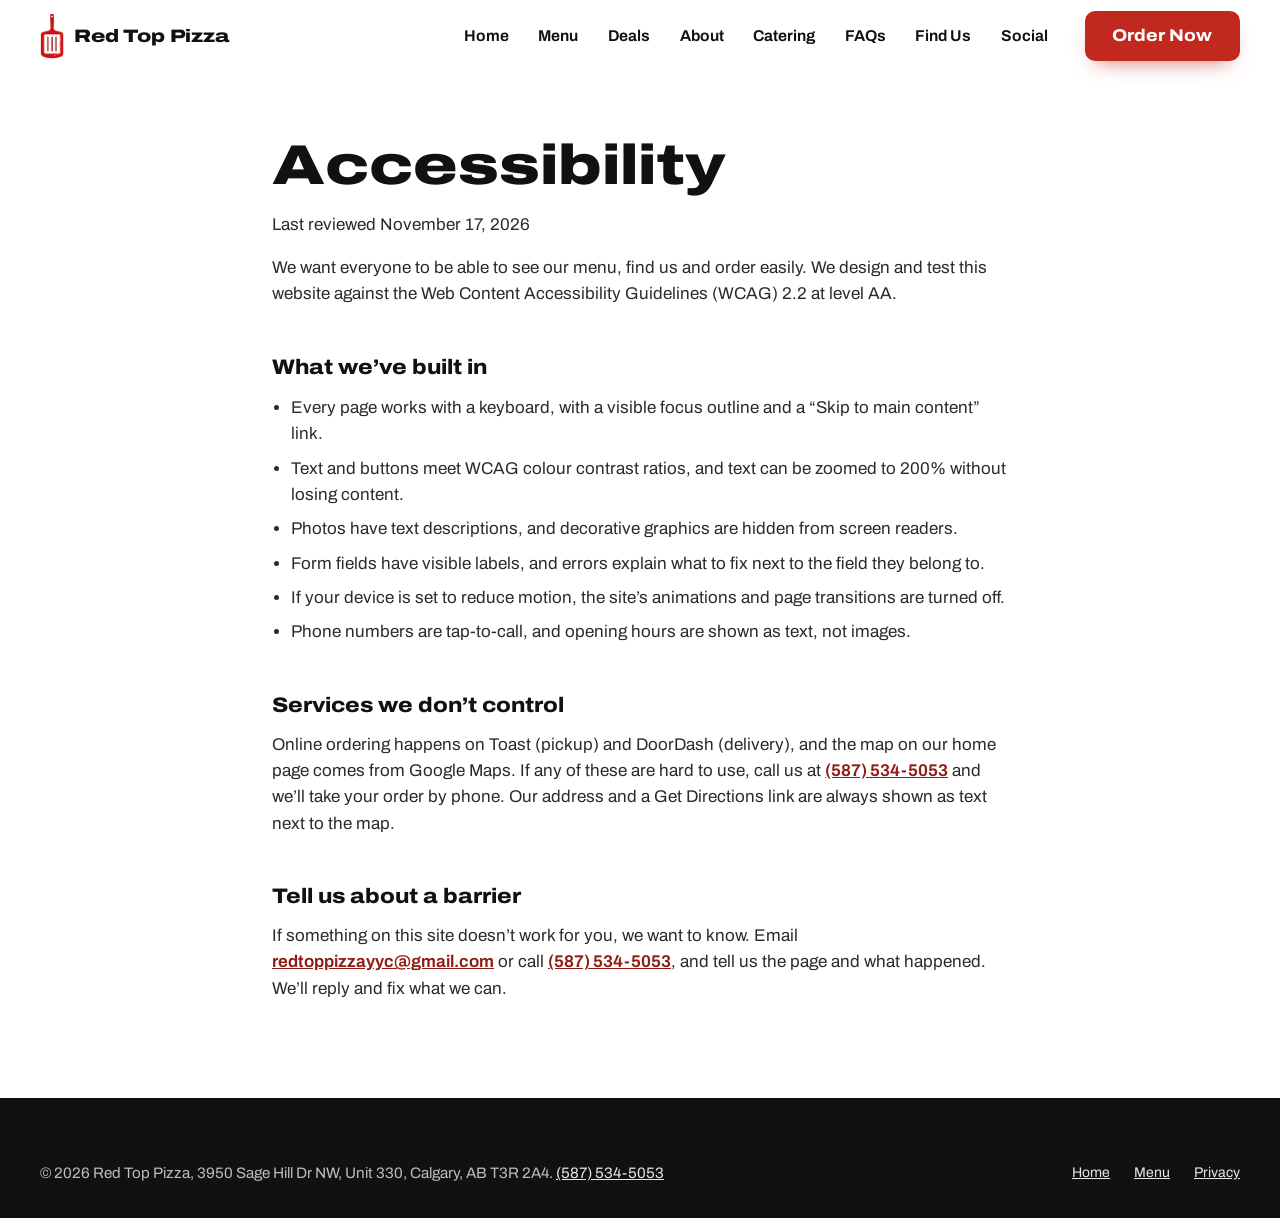
<file: site/accessibility.html>
<!doctype html>
<html lang="en-CA">
<head>
  <meta charset="utf-8">
  <meta name="viewport" content="width=device-width, initial-scale=1">
  <title>Accessibility | Red Top Pizza</title>
  <meta name="description" content="Red Top Pizza's commitment to an accessible website, and how to tell us about a barrier.">
  <link rel="canonical" href="https://www.redtoppizza.ca/accessibility.html">
  <meta name="theme-color" content="#c1281e">
  <link rel="icon" href="assets/img/favicon-48.png" sizes="48x48">
  <link rel="preconnect" href="https://fonts.googleapis.com">
  <link rel="preconnect" href="https://fonts.gstatic.com" crossorigin>
  <link rel="stylesheet" href="https://fonts.googleapis.com/css2?family=Archivo:wdth,wght@62..125,100..900&display=swap">
  <link rel="stylesheet" href="assets/css/styles.css?v=10">
  <script>document.documentElement.classList.add("js");</script>
</head>
<body>
  <a class="skip-link" href="#main">Skip to main content</a>
  <header class="site-header" data-header>
    <div class="wrap header-inner">
      <a class="brand" href="index.html" aria-label="Red Top Pizza, home">
        <img src="assets/img/logo-96.png" alt="" width="51" height="96">
        <span class="brand-name">Red Top Pizza</span>
      </a>
      <nav class="site-nav" id="site-nav" aria-label="Main">
        <ul class="nav-links">
          <li><a href="index.html">Home</a></li>
          <li><a href="menu.html">Menu</a></li>
          <li><a href="index.html#deals">Deals</a></li>
          <li><a href="index.html#about">About</a></li>
          <li><a href="index.html#catering">Catering</a></li>
          <li><a href="index.html#faq">FAQs</a></li>
          <li><a href="index.html#find-us">Find Us</a></li>
          <li><a href="index.html#social">Social</a></li>
        </ul>
      </nav>
      <a class="btn nav-order" href="index.html#main" data-order>Order Now</a>
      <button class="menu-toggle" type="button" aria-controls="site-nav" aria-expanded="false" data-menu-toggle>
        <svg class="icon icon-open" aria-hidden="true"><use href="assets/img/icons.svg#list"></use></svg>
        <svg class="icon icon-close" aria-hidden="true"><use href="assets/img/icons.svg#x"></use></svg>
        <span class="visually-hidden">Menu</span>
      </button>
    </div>
  </header>

  <main id="main" class="legal">
    <div class="wrap">
      <h1>Accessibility</h1>
      <p class="muted">Last reviewed November 17, 2026</p>
      <p>We want everyone to be able to see our menu, find us and order easily. We design and test this website against the Web Content Accessibility Guidelines (WCAG) 2.2 at level AA.</p>

      <h2>What we’ve built in</h2>
      <ul>
        <li>Every page works with a keyboard, with a visible focus outline and a “Skip to main content” link.</li>
        <li>Text and buttons meet WCAG colour contrast ratios, and text can be zoomed to 200% without losing content.</li>
        <li>Photos have text descriptions, and decorative graphics are hidden from screen readers.</li>
        <li>Form fields have visible labels, and errors explain what to fix next to the field they belong to.</li>
        <li>If your device is set to reduce motion, the site’s animations and page transitions are turned off.</li>
        <li>Phone numbers are tap-to-call, and opening hours are shown as text, not images.</li>
      </ul>

      <h2>Services we don’t control</h2>
      <p>Online ordering happens on Toast (pickup) and DoorDash (delivery), and the map on our home page comes from Google Maps. If any of these are hard to use, call us at <a href="tel:+15875345053">(587) 534-5053</a> and we’ll take your order by phone. Our address and a Get Directions link are always shown as text next to the map.</p>

      <h2>Tell us about a barrier</h2>
      <p>If something on this site doesn’t work for you, we want to know. Email <a href="mailto:redtoppizzayyc@gmail.com">redtoppizzayyc@gmail.com</a> or call <a href="tel:+15875345053">(587) 534-5053</a>, and tell us the page and what happened. We’ll reply and fix what we can.</p>
    </div>
  </main>

  <footer class="site-footer on-dark">
    <div class="wrap">
      <div class="footer-legal" style="margin-top:0; border-top:0; padding-top:0">
        <p style="margin:0">© <span data-year>2026</span> Red Top Pizza, 3950 Sage Hill Dr NW, Unit 330, Calgary, AB T3R 2A4. <a href="tel:+15875345053">(587) 534-5053</a></p>
        <ul>
          <li><a href="index.html">Home</a></li>
          <li><a href="menu.html">Menu</a></li>
          <li><a href="privacy.html">Privacy</a></li>
        </ul>
      </div>
    </div>
  </footer>

  <dialog class="order-dialog" id="order-dialog" aria-labelledby="order-title">
    <div class="dialog-head">
      <h2 id="order-title">Pickup or delivery?</h2>
      <button class="dialog-close" type="button" data-close-dialog>
        <svg class="icon" aria-hidden="true"><use href="assets/img/icons.svg#x"></use></svg>
        <span class="visually-hidden">Close</span>
      </button>
    </div>
    <div class="order-options">
      <a class="order-option" href="https://order.toasttab.com/online/red-top-pizza-detroit-style-3950-sage-hill-drive-nw" data-pickup-link>
        <span class="icon-box"><svg class="icon" aria-hidden="true"><use href="assets/img/icons.svg#storefront"></use></svg></span>
        <span><strong>Pickup</strong><span class="small">Order on Toast and collect at Sage Hill.<span data-promo-short hidden></span></span></span>
      </a>
      <a class="order-option" href="https://order.online/store/red-top-pizza---detroit-style-calgary-29682488/?hideModal=true" data-delivery-link>
        <span class="icon-box"><svg class="icon" aria-hidden="true"><use href="assets/img/icons.svg#moped"></use></svg></span>
        <span><strong>Delivery</strong><span class="small">Delivered to your door through our DoorDash store.</span></span>
      </a>
    </div>
    <div class="dialog-foot"><span>Prefer to call? <a href="tel:+15875345053">(587) 534-5053</a></span></div>
  </dialog>

  <script src="assets/js/data.js?v=6" defer></script>
  <script src="assets/js/main.js?v=9" defer></script>
</body>
</html>
</file>
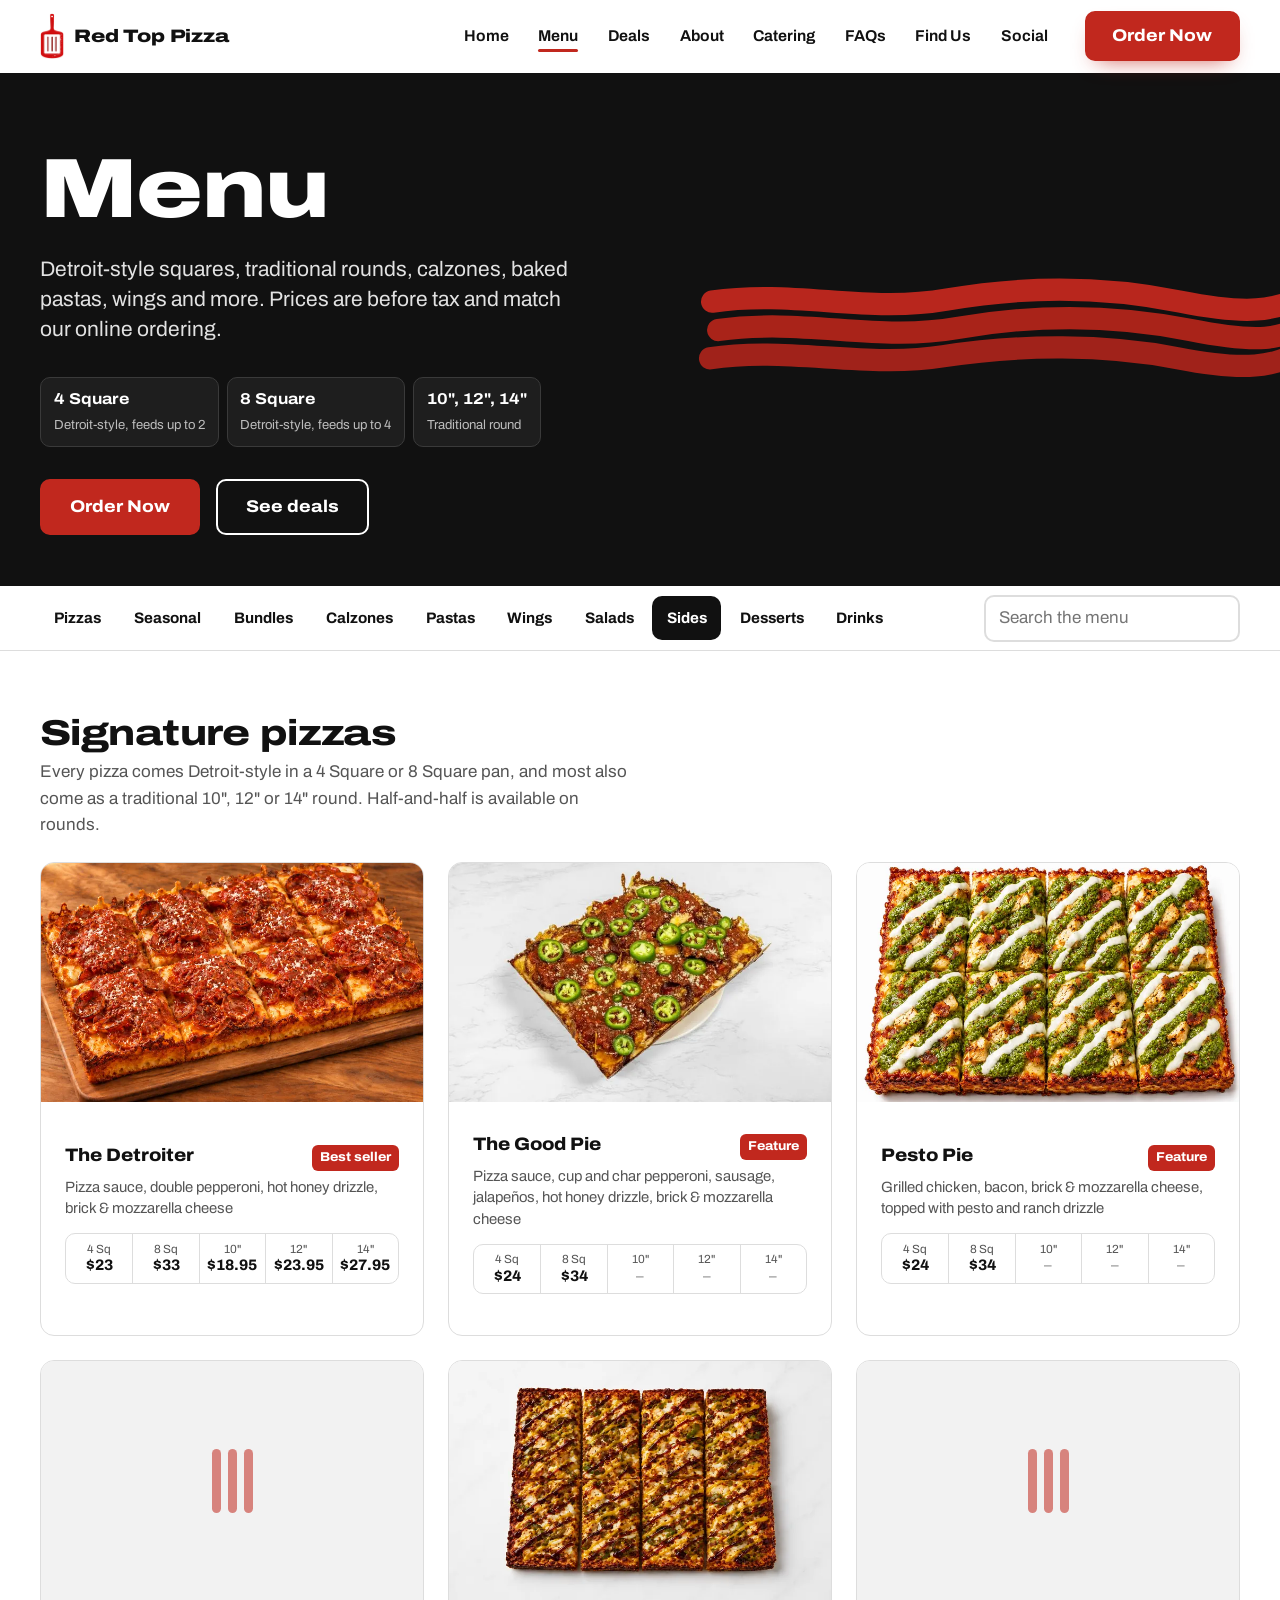
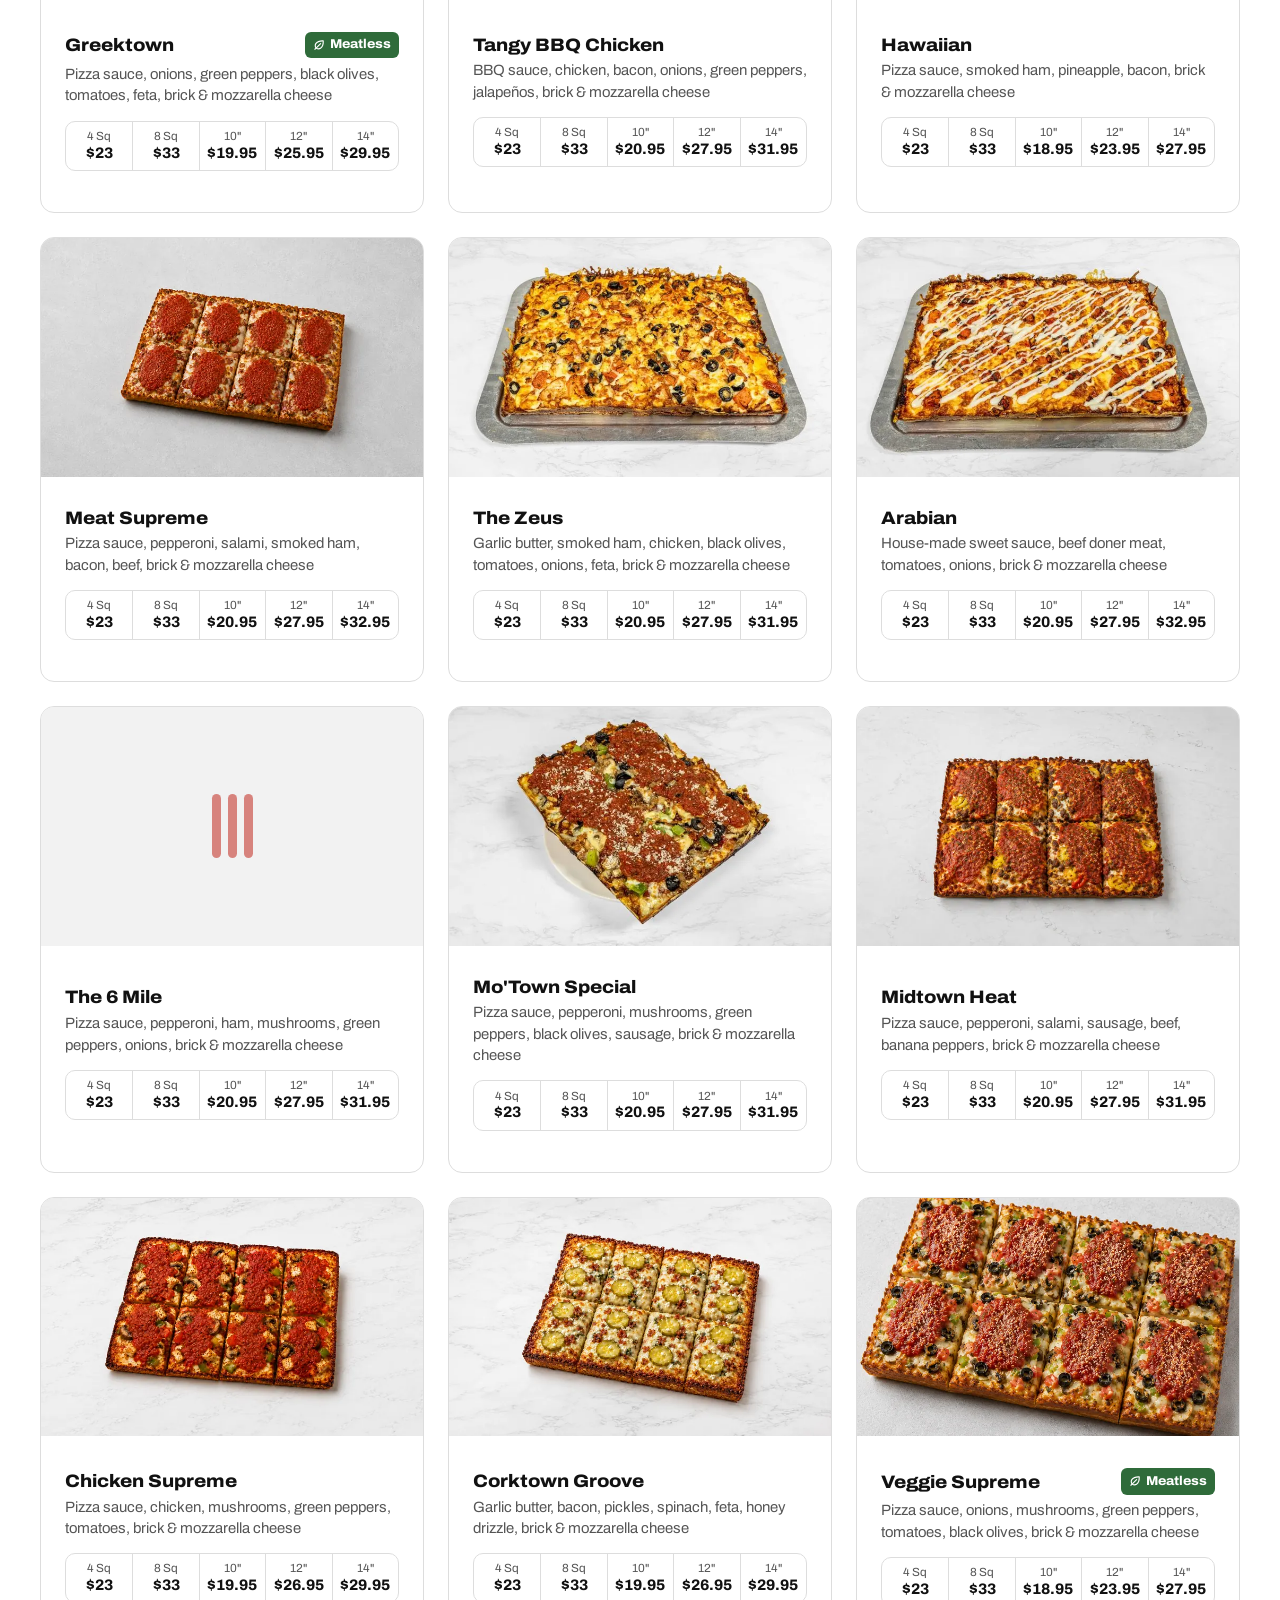
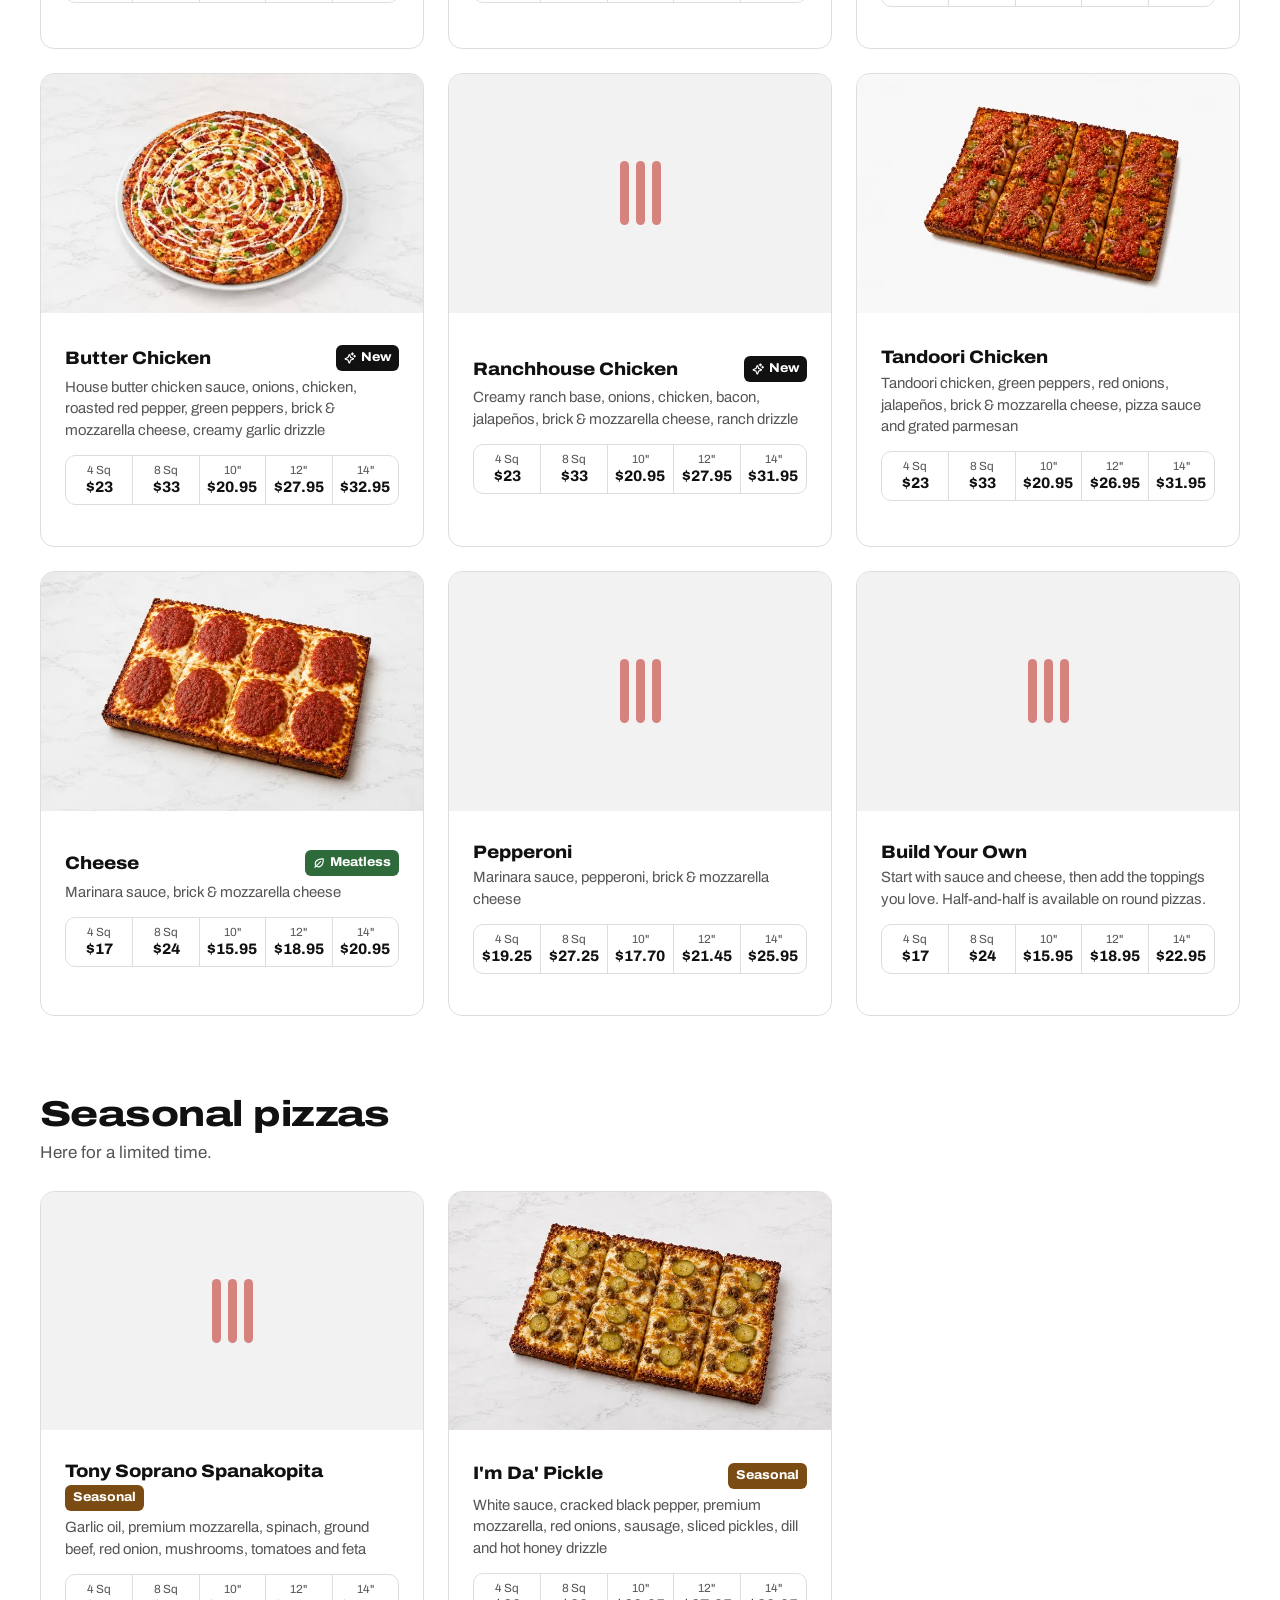
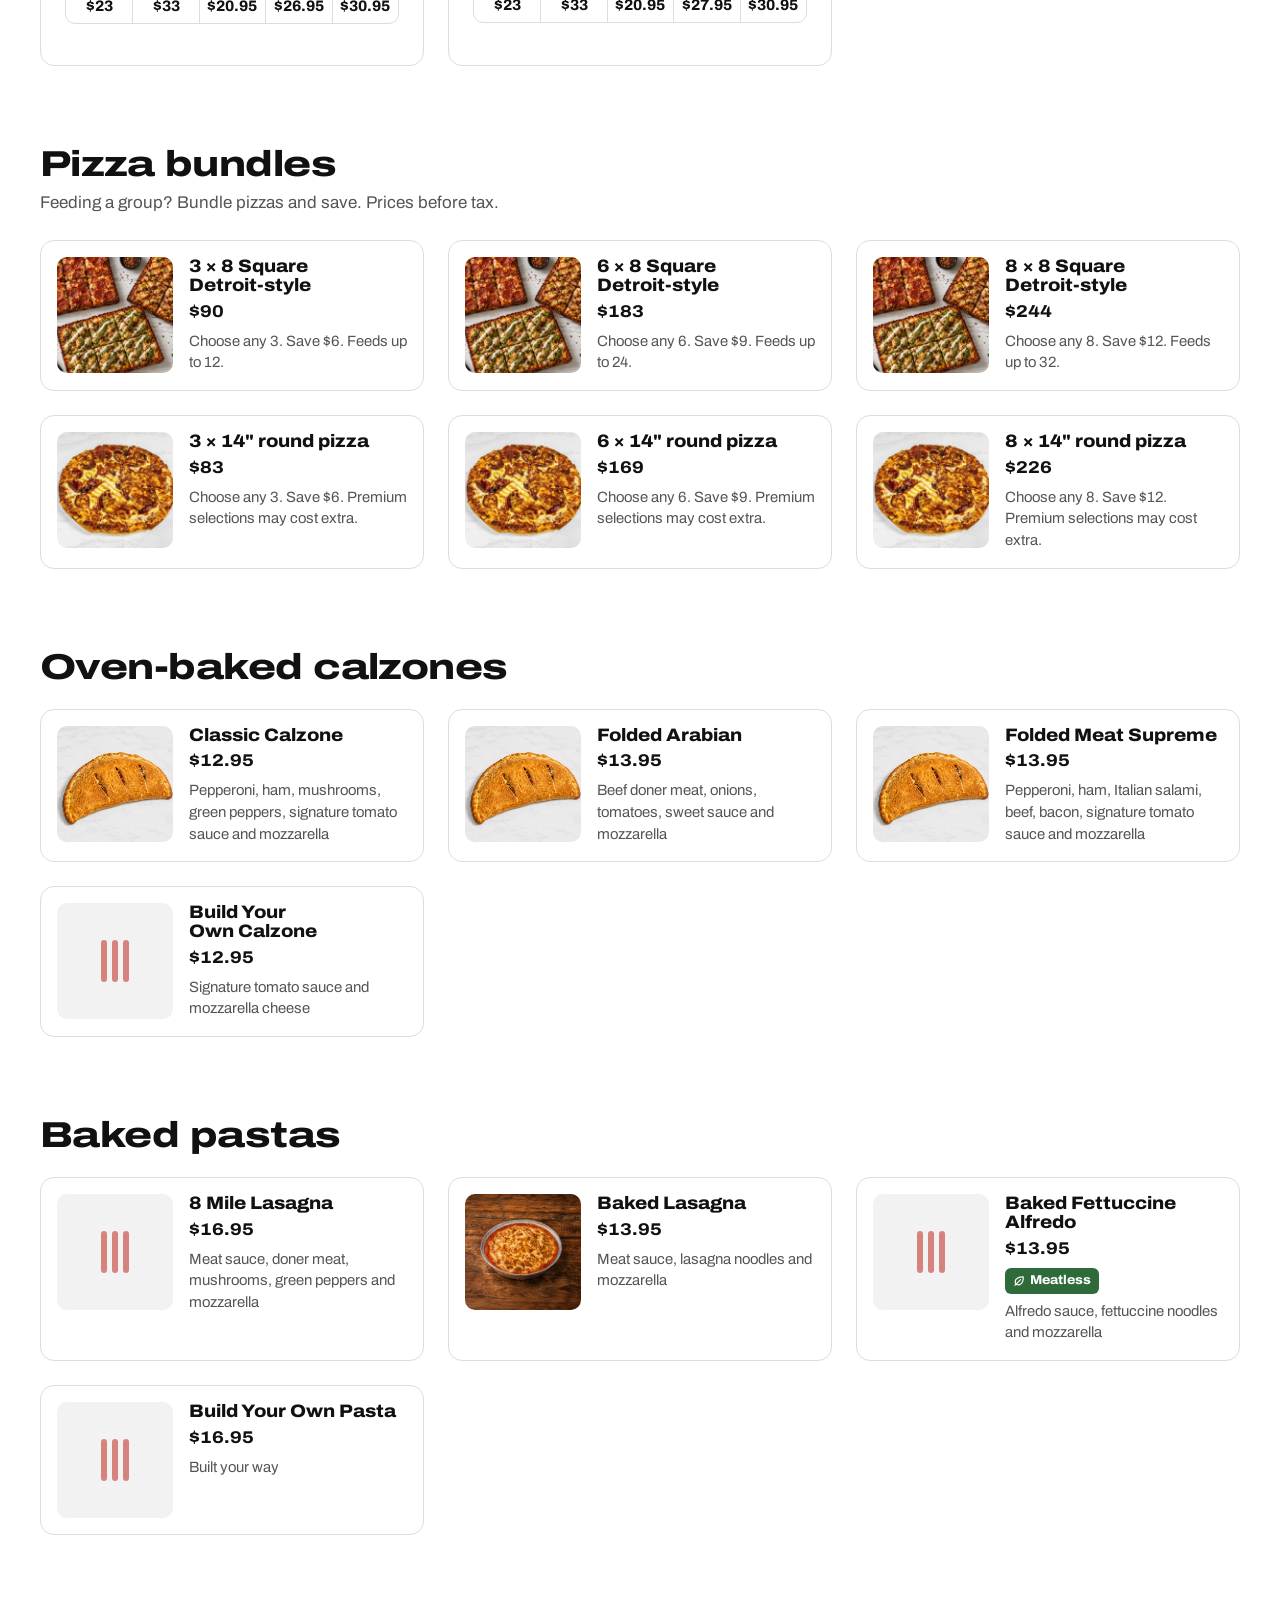
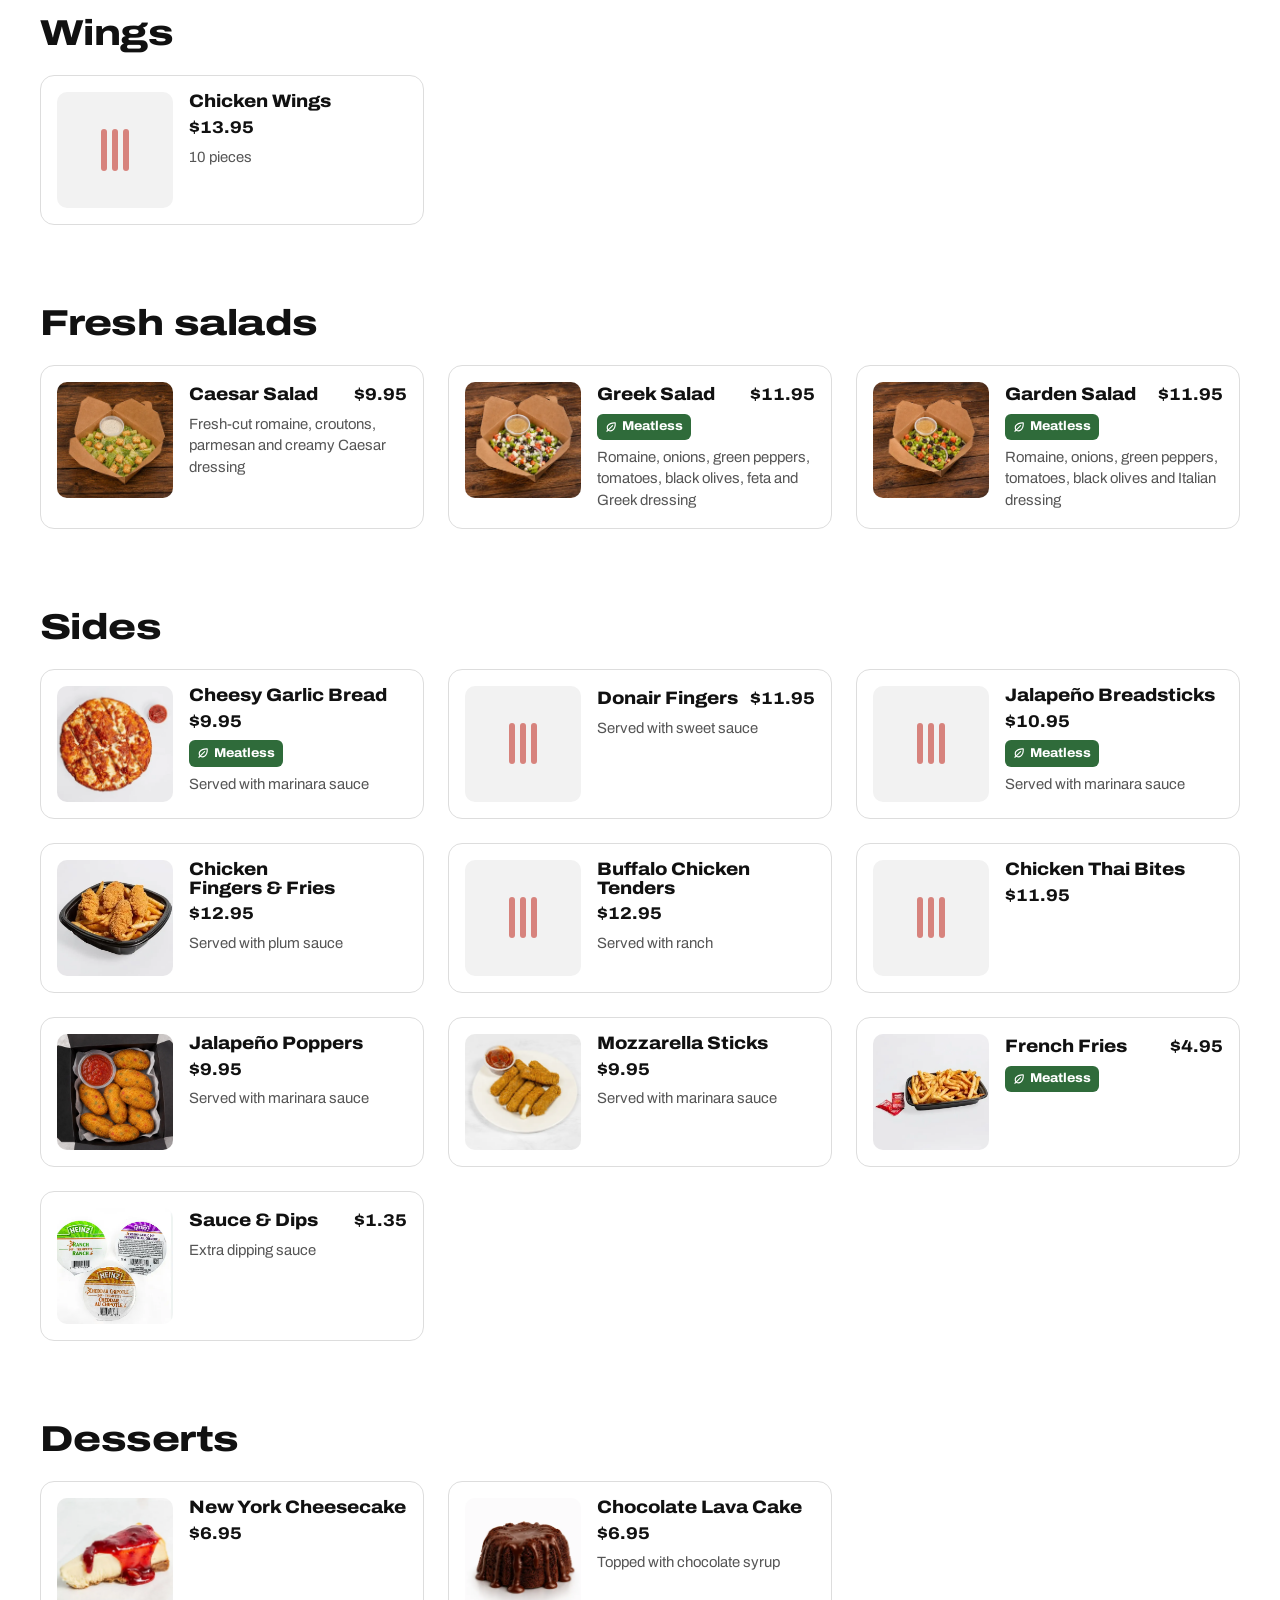
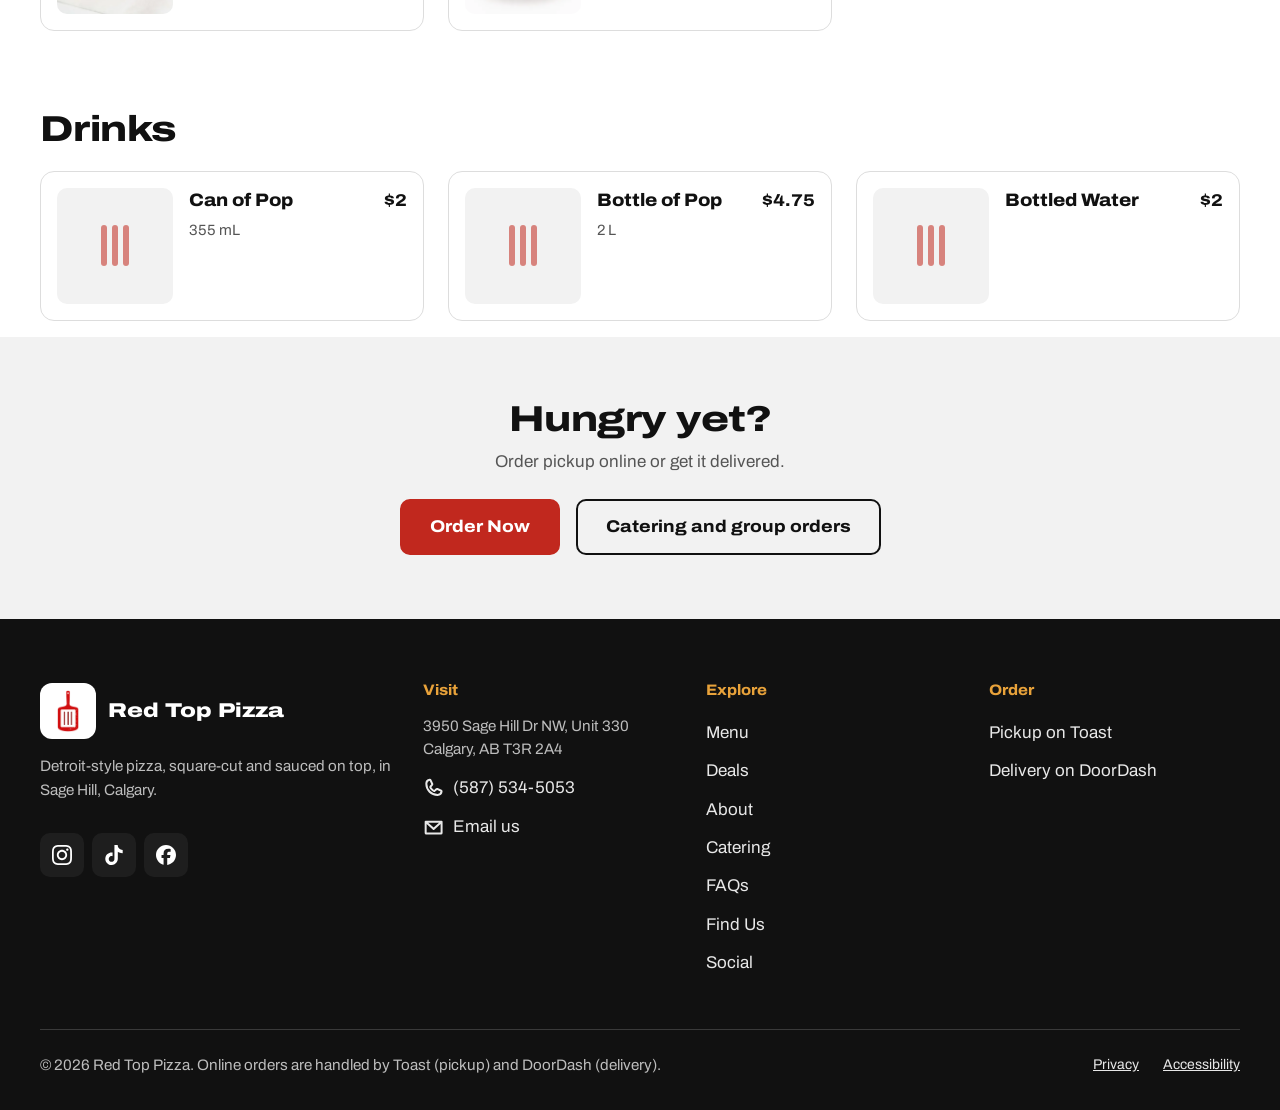
<file: site/menu.html>
<!doctype html>
<html lang="en-CA">
<head>
  <meta charset="utf-8">
  <meta name="viewport" content="width=device-width, initial-scale=1">
  <title>Menu | Red Top Pizza, Detroit-Style Pizza in Calgary</title>
  <meta name="description" content="The full Red Top Pizza menu: Detroit-style and round pizzas in every size, bundles, calzones, baked pastas, wings, salads, sides, desserts and drinks, with prices.">
  <link rel="canonical" href="https://www.redtoppizza.ca/menu.html">
  <meta name="theme-color" content="#c1281e">
  <meta property="og:type" content="website">
  <meta property="og:title" content="Menu | Red Top Pizza">
  <meta property="og:description" content="Detroit-style squares, traditional rounds, calzones, pastas, wings and more.">
  <meta property="og:url" content="https://www.redtoppizza.ca/menu.html">
  <meta property="og:image" content="https://www.redtoppizza.ca/assets/img/og-image.jpg">
  <link rel="icon" href="assets/img/favicon-48.png" sizes="48x48">
  <link rel="apple-touch-icon" href="assets/img/apple-touch-icon.png">
  <link rel="preconnect" href="https://fonts.googleapis.com">
  <link rel="preconnect" href="https://fonts.gstatic.com" crossorigin>
  <link rel="stylesheet" href="https://fonts.googleapis.com/css2?family=Archivo:wdth,wght@62..125,100..900&display=swap">
  <link rel="stylesheet" href="assets/css/styles.css?v=10">
  <script>document.documentElement.classList.add("js");</script>
</head>
<body>
  <a class="skip-link" href="#main">Skip to main content</a>

  <header class="site-header" data-header>
    <div class="wrap header-inner">
      <a class="brand" href="index.html" aria-label="Red Top Pizza, home">
        <img src="assets/img/logo-96.png" alt="" width="51" height="96">
        <span class="brand-name">Red Top Pizza</span>
      </a>
      <nav class="site-nav" id="site-nav" aria-label="Main">
        <ul class="nav-links">
          <li><a href="index.html">Home</a></li>
          <li><a href="menu.html" aria-current="page">Menu</a></li>
          <li><a href="index.html#deals">Deals</a></li>
          <li><a href="index.html#about">About</a></li>
          <li><a href="index.html#catering">Catering</a></li>
          <li><a href="index.html#faq">FAQs</a></li>
          <li><a href="index.html#find-us">Find Us</a></li>
          <li><a href="index.html#social">Social</a></li>
        </ul>
      </nav>
      <button class="btn nav-order" type="button" data-order>Order Now</button>
      <button class="menu-toggle" type="button" aria-controls="site-nav" aria-expanded="false" data-menu-toggle>
        <svg class="icon icon-open" aria-hidden="true"><use href="assets/img/icons.svg#list"></use></svg>
        <svg class="icon icon-close" aria-hidden="true"><use href="assets/img/icons.svg#x"></use></svg>
        <span class="visually-hidden">Menu</span>
      </button>
    </div>
  </header>

  <main id="main">
    <section class="page-hero on-dark" aria-labelledby="menu-title">
      <svg class="sauce page-hero-sauce" viewBox="0 0 600 92" aria-hidden="true" focusable="false" data-sauce>
        <path d="M8 18 C 90 6, 160 30, 240 16 S 400 4, 470 18 S 560 26, 592 14"/>
        <path d="M14 46 C 100 34, 170 58, 250 44 S 410 32, 480 46 S 570 54, 590 42"/>
        <path d="M6 74 C 80 62, 160 84, 236 72 S 396 60, 468 74 S 560 80, 586 70"/>
      </svg>
      <div class="wrap">
        <h1 class="display" id="menu-title">Menu</h1>
        <p class="lede">Detroit-style squares, traditional rounds, calzones, baked pastas, wings and more. Prices are before tax and match our online ordering.</p>
        <ul class="size-guide" aria-label="Pizza sizes">
          <li><strong>4 Square</strong><span>Detroit-style, feeds up to 2</span></li>
          <li><strong>8 Square</strong><span>Detroit-style, feeds up to 4</span></li>
          <li><strong>10", 12", 14"</strong><span>Traditional round</span></li>
        </ul>
        <div class="btn-row">
          <button class="btn btn--lg" type="button" data-order>Order Now</button>
          <a class="btn btn--lg btn--outline" href="index.html#deals">See deals</a>
        </div>
      </div>
    </section>

    <div class="menu-bar">
      <div class="wrap menu-bar-inner">
        <nav class="menu-tabs" aria-label="Menu categories">
          <span class="tab-indicator" aria-hidden="true"></span>
          <a href="#pizzas">Pizzas</a>
          <a href="#seasonal">Seasonal</a>
          <a href="#bundles">Bundles</a>
          <a href="#calzones">Calzones</a>
          <a href="#pastas">Pastas</a>
          <a href="#wings">Wings</a>
          <a href="#salads">Salads</a>
          <a href="#sides">Sides</a>
          <a href="#desserts">Desserts</a>
          <a href="#drinks">Drinks</a>
        </nav>
        <div class="menu-search" role="search">
          <label class="visually-hidden" for="menu-search">Search the menu</label>
          <input id="menu-search" type="search" placeholder="Search the menu" autocomplete="off">
        </div>
      </div>
    </div>
    <p class="visually-hidden" id="menu-search-status" aria-live="polite"></p>

    <div id="menu-sections">
      <noscript>
        <div class="wrap" style="padding-block: 3rem">
          <p>Our full menu needs JavaScript to display. You can also see it on our <a class="text-link" href="https://order.toasttab.com/online/red-top-pizza-detroit-style-3950-sage-hill-drive-nw">online ordering page</a>.</p>
        </div>
      </noscript>
    </div>

    <div class="menu-empty wrap" id="menu-empty">
      <h2 class="h3">Nothing on the menu matches “<span data-query></span>”.</h2>
      <p class="muted">Try a topping like pepperoni, jalapeños or feta.</p>
      <button class="btn btn--outline" type="button" id="menu-clear">Clear search</button>
    </div>

    <section class="menu-cta section--flour" aria-labelledby="menu-cta-title">
      <div class="wrap">
        <h2 class="h2" id="menu-cta-title" style="font-size: var(--step-3)">Hungry yet?</h2>
        <p class="muted" style="margin-top: 0.75rem">Order pickup online or get it delivered.<span data-promo-short hidden></span></p>
        <div class="btn-row">
          <button class="btn btn--lg" type="button" data-order>Order Now</button>
          <a class="btn btn--lg btn--outline" href="index.html#catering">Catering and group orders</a>
        </div>
      </div>
    </section>
  </main>

  <footer class="site-footer on-dark">
    <div class="wrap">
      <div class="footer-grid">
        <div class="footer-brand">
          <a class="footer-logo" href="index.html">
            <span class="badge"><img src="assets/img/logo-96.png" alt="" width="51" height="96"></span>
            <strong>Red Top Pizza</strong>
          </a>
          <p>Detroit-style pizza, square-cut and sauced on top, in Sage Hill, Calgary.</p>
          <div class="footer-social" data-footer-social></div>
        </div>
        <div>
          <h2>Visit</h2>
          <p style="margin-bottom: 0.5rem">3950 Sage Hill Dr NW, Unit 330<br>Calgary, AB T3R 2A4</p>
          <ul class="footer-list">
            <li><a href="tel:+15875345053"><svg class="icon" aria-hidden="true"><use href="assets/img/icons.svg#phone"></use></svg>(587) 534-5053</a></li>
            <li><a href="mailto:redtoppizzayyc@gmail.com"><svg class="icon" aria-hidden="true"><use href="assets/img/icons.svg#envelope-simple"></use></svg>Email us</a></li>
          </ul>
        </div>
        <div>
          <h2>Explore</h2>
          <ul class="footer-list">
            <li><a href="menu.html">Menu</a></li>
            <li><a href="index.html#deals">Deals</a></li>
            <li><a href="index.html#about">About</a></li>
            <li><a href="index.html#catering">Catering</a></li>
            <li><a href="index.html#faq">FAQs</a></li>
            <li><a href="index.html#find-us">Find Us</a></li>
            <li><a href="index.html#social">Social</a></li>
          </ul>
        </div>
        <div>
          <h2>Order</h2>
          <ul class="footer-list">
            <li><a href="https://order.toasttab.com/online/red-top-pizza-detroit-style-3950-sage-hill-drive-nw" data-pickup-link>Pickup on Toast</a></li>
            <li><a href="https://order.online/store/red-top-pizza---detroit-style-calgary-29682488/?hideModal=true" data-delivery-link>Delivery on DoorDash</a></li>
          </ul>
        </div>
      </div>
      <div class="footer-legal">
        <p style="margin:0">© <span data-year>2026</span> Red Top Pizza. Online orders are handled by Toast (pickup) and DoorDash (delivery).</p>
        <ul>
          <li><a href="privacy.html">Privacy</a></li>
          <li><a href="accessibility.html">Accessibility</a></li>
        </ul>
      </div>
    </div>
  </footer>

  <dialog class="order-dialog" id="order-dialog" aria-labelledby="order-title">
    <div class="dialog-head">
      <h2 id="order-title">Pickup or delivery?</h2>
      <button class="dialog-close" type="button" data-close-dialog>
        <svg class="icon" aria-hidden="true"><use href="assets/img/icons.svg#x"></use></svg>
        <span class="visually-hidden">Close</span>
      </button>
    </div>
    <div class="order-options">
      <a class="order-option" href="https://order.toasttab.com/online/red-top-pizza-detroit-style-3950-sage-hill-drive-nw" data-pickup-link>
        <span class="icon-box"><svg class="icon" aria-hidden="true"><use href="assets/img/icons.svg#storefront"></use></svg></span>
        <span><strong>Pickup</strong><span class="small">Order on Toast and collect at Sage Hill.<span data-promo-short hidden></span></span></span>
      </a>
      <a class="order-option" href="https://order.online/store/red-top-pizza---detroit-style-calgary-29682488/?hideModal=true" data-delivery-link>
        <span class="icon-box"><svg class="icon" aria-hidden="true"><use href="assets/img/icons.svg#moped"></use></svg></span>
        <span><strong>Delivery</strong><span class="small">Delivered to your door through our DoorDash store.</span></span>
      </a>
    </div>
    <div class="dialog-foot">
      <span>Prefer to call? <a href="tel:+15875345053">(587) 534-5053</a></span>
      <span>Ordering for a big group? <a href="index.html#catering">Request a catering quote</a></span>
    </div>
  </dialog>

  <script src="assets/js/data.js?v=6" defer></script>
  <script src="assets/js/menu.js?v=2" defer></script>
  <script src="assets/js/main.js?v=9" defer></script>
</body>
</html>
</file>
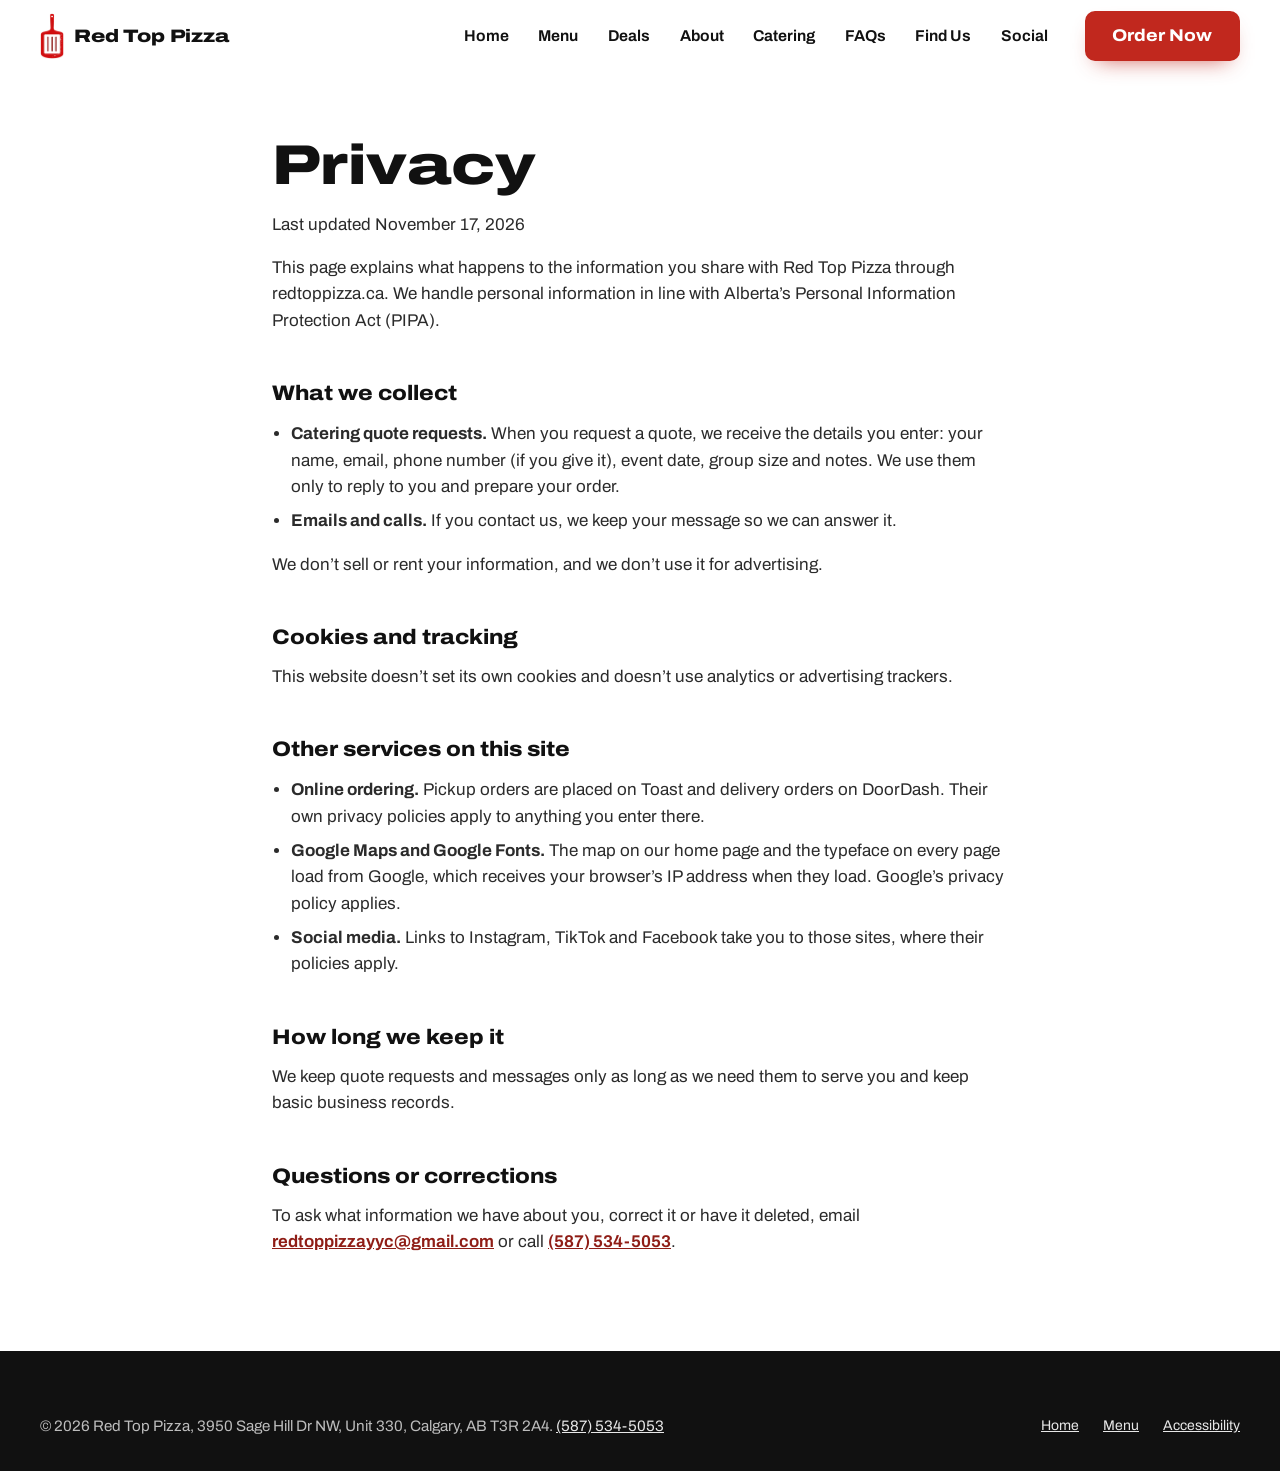
<file: site/privacy.html>
<!doctype html>
<html lang="en-CA">
<head>
  <meta charset="utf-8">
  <meta name="viewport" content="width=device-width, initial-scale=1">
  <title>Privacy | Red Top Pizza</title>
  <meta name="description" content="How Red Top Pizza handles the information you share through this website.">
  <link rel="canonical" href="https://www.redtoppizza.ca/privacy.html">
  <meta name="theme-color" content="#c1281e">
  <link rel="icon" href="assets/img/favicon-48.png" sizes="48x48">
  <link rel="preconnect" href="https://fonts.googleapis.com">
  <link rel="preconnect" href="https://fonts.gstatic.com" crossorigin>
  <link rel="stylesheet" href="https://fonts.googleapis.com/css2?family=Archivo:wdth,wght@62..125,100..900&display=swap">
  <link rel="stylesheet" href="assets/css/styles.css?v=10">
  <script>document.documentElement.classList.add("js");</script>
</head>
<body>
  <a class="skip-link" href="#main">Skip to main content</a>
  <header class="site-header" data-header>
    <div class="wrap header-inner">
      <a class="brand" href="index.html" aria-label="Red Top Pizza, home">
        <img src="assets/img/logo-96.png" alt="" width="51" height="96">
        <span class="brand-name">Red Top Pizza</span>
      </a>
      <nav class="site-nav" id="site-nav" aria-label="Main">
        <ul class="nav-links">
          <li><a href="index.html">Home</a></li>
          <li><a href="menu.html">Menu</a></li>
          <li><a href="index.html#deals">Deals</a></li>
          <li><a href="index.html#about">About</a></li>
          <li><a href="index.html#catering">Catering</a></li>
          <li><a href="index.html#faq">FAQs</a></li>
          <li><a href="index.html#find-us">Find Us</a></li>
          <li><a href="index.html#social">Social</a></li>
        </ul>
      </nav>
      <a class="btn nav-order" href="index.html#main" data-order>Order Now</a>
      <button class="menu-toggle" type="button" aria-controls="site-nav" aria-expanded="false" data-menu-toggle>
        <svg class="icon icon-open" aria-hidden="true"><use href="assets/img/icons.svg#list"></use></svg>
        <svg class="icon icon-close" aria-hidden="true"><use href="assets/img/icons.svg#x"></use></svg>
        <span class="visually-hidden">Menu</span>
      </button>
    </div>
  </header>

  <main id="main" class="legal">
    <div class="wrap">
      <h1>Privacy</h1>
      <p class="muted">Last updated November 17, 2026</p>
      <p>This page explains what happens to the information you share with Red Top Pizza through redtoppizza.ca. We handle personal information in line with Alberta’s Personal Information Protection Act (PIPA).</p>

      <h2>What we collect</h2>
      <ul>
        <li><strong>Catering quote requests.</strong> When you request a quote, we receive the details you enter: your name, email, phone number (if you give it), event date, group size and notes. We use them only to reply to you and prepare your order.</li>
        <li><strong>Emails and calls.</strong> If you contact us, we keep your message so we can answer it.</li>
      </ul>
      <p>We don’t sell or rent your information, and we don’t use it for advertising.</p>

      <h2>Cookies and tracking</h2>
      <p>This website doesn’t set its own cookies and doesn’t use analytics or advertising trackers.</p>

      <h2>Other services on this site</h2>
      <ul>
        <li><strong>Online ordering.</strong> Pickup orders are placed on Toast and delivery orders on DoorDash. Their own privacy policies apply to anything you enter there.</li>
        <li><strong>Google Maps and Google Fonts.</strong> The map on our home page and the typeface on every page load from Google, which receives your browser’s IP address when they load. Google’s privacy policy applies.</li>
        <li><strong>Social media.</strong> Links to Instagram, TikTok and Facebook take you to those sites, where their policies apply.</li>
      </ul>

      <h2>How long we keep it</h2>
      <p>We keep quote requests and messages only as long as we need them to serve you and keep basic business records.</p>

      <h2>Questions or corrections</h2>
      <p>To ask what information we have about you, correct it or have it deleted, email <a href="mailto:redtoppizzayyc@gmail.com">redtoppizzayyc@gmail.com</a> or call <a href="tel:+15875345053">(587) 534-5053</a>.</p>
    </div>
  </main>

  <footer class="site-footer on-dark">
    <div class="wrap">
      <div class="footer-legal" style="margin-top:0; border-top:0; padding-top:0">
        <p style="margin:0">© <span data-year>2026</span> Red Top Pizza, 3950 Sage Hill Dr NW, Unit 330, Calgary, AB T3R 2A4. <a href="tel:+15875345053">(587) 534-5053</a></p>
        <ul>
          <li><a href="index.html">Home</a></li>
          <li><a href="menu.html">Menu</a></li>
          <li><a href="accessibility.html">Accessibility</a></li>
        </ul>
      </div>
    </div>
  </footer>

  <dialog class="order-dialog" id="order-dialog" aria-labelledby="order-title">
    <div class="dialog-head">
      <h2 id="order-title">Pickup or delivery?</h2>
      <button class="dialog-close" type="button" data-close-dialog>
        <svg class="icon" aria-hidden="true"><use href="assets/img/icons.svg#x"></use></svg>
        <span class="visually-hidden">Close</span>
      </button>
    </div>
    <div class="order-options">
      <a class="order-option" href="https://order.toasttab.com/online/red-top-pizza-detroit-style-3950-sage-hill-drive-nw" data-pickup-link>
        <span class="icon-box"><svg class="icon" aria-hidden="true"><use href="assets/img/icons.svg#storefront"></use></svg></span>
        <span><strong>Pickup</strong><span class="small">Order on Toast and collect at Sage Hill.<span data-promo-short hidden></span></span></span>
      </a>
      <a class="order-option" href="https://order.online/store/red-top-pizza---detroit-style-calgary-29682488/?hideModal=true" data-delivery-link>
        <span class="icon-box"><svg class="icon" aria-hidden="true"><use href="assets/img/icons.svg#moped"></use></svg></span>
        <span><strong>Delivery</strong><span class="small">Delivered to your door through our DoorDash store.</span></span>
      </a>
    </div>
    <div class="dialog-foot"><span>Prefer to call? <a href="tel:+15875345053">(587) 534-5053</a></span></div>
  </dialog>

  <script src="assets/js/data.js?v=6" defer></script>
  <script src="assets/js/main.js?v=9" defer></script>
</body>
</html>
</file>
<file: site/assets/css/styles.css>
/* ==========================================================================
   Red Top Pizza — "The Pan"
   Black pan, square slices, three stripes of sauce on top.
   ========================================================================== */

:root {
  /* Colour */
  --sauce: #c1281e;          /* logo red: primary actions */
  --sauce-deep: #8f1d16;     /* the logo's stripe red: hover, red text */
  --black: #111111;          /* black: dark sections, ink (18.9:1 with white) */
  --black-2: #1e1e1e;        /* raised surface on black */
  --black-line: #3a3a3a;
  --frico: #e8a23a;          /* caramelized cheese edge: accents on dark only */
  --flour: #f2f2f2;          /* light neutral surface */
  --white: #ffffff;
  --ink: var(--black);
  --ink-2: #555555;          /* secondary text on light (7.5:1 on white) */
  --on-dark-2: #bdbdbd;      /* secondary text on black (10:1) */
  --line: #dddddd;
  --focus: var(--sauce-deep);

  /* Type */
  --font: "Archivo", "Helvetica Neue", Arial, sans-serif;
  --step--1: 0.875rem;   /* 14 */
  --step-0: 1.0625rem;   /* 17 */
  --step-1: 1.3125rem;   /* 21 */
  --step-2: 1.5rem;      /* 24 */
  --step-3: clamp(1.75rem, 1.2rem + 2.2vw, 2.25rem);   /* 28–36 */
  --step-4: clamp(2.125rem, 1.2rem + 3.6vw, 3.5rem);   /* 34–56 */
  --step-5: clamp(2.5rem, 1rem + 5.4vw, 5.25rem);      /* 40–84 */

  /* Space (8pt) */
  --s-1: 0.5rem;
  --s-2: 1rem;
  --s-3: 1.5rem;
  --s-4: 2rem;
  --s-5: 3rem;
  --s-6: 4rem;
  --s-7: 6rem;
  --section-y: clamp(4rem, 3rem + 5vw, 7.5rem);
  --gutter: clamp(1rem, 0.5rem + 2.5vw, 2.5rem);
  --max: 76rem;

  /* Shape: radius follows hierarchy, not one value everywhere */
  --r-tag: 6px;
  --r-control: 10px;
  --r-pan: 18px;
  --r-dialog: 22px;

  /* Motion */
  --ease-out: cubic-bezier(0.2, 0.75, 0.2, 1);
  --ease-in: cubic-bezier(0.55, 0, 0.75, 0.25);
  --t-fast: 160ms;
  --t-med: 320ms;
  --t-slow: 760ms;

  --header-h: 72px;
  color-scheme: light;
}

/* ---------- Base ---------- */
*, *::before, *::after { box-sizing: border-box; }
html {
  -webkit-text-size-adjust: 100%;
  scroll-padding-top: calc(var(--header-h) + 16px);
  scroll-behavior: smooth;
  interpolate-size: allow-keywords;
}
body {
  margin: 0;
  background: var(--white);
  color: var(--ink);
  font-family: var(--font);
  font-size: var(--step-0);
  line-height: 1.55;
  font-stretch: 100%;
  text-rendering: optimizeLegibility;
  -webkit-font-smoothing: antialiased;
}
img, svg, video, iframe { display: block; max-width: 100%; }
img { height: auto; }
a { color: inherit; }
a[href^="tel:"] { white-space: nowrap; }
p { margin: 0 0 1em; }
p:last-child { margin-bottom: 0; }
h1, h2, h3, h4 { margin: 0; line-height: 1.05; text-wrap: balance; }
button, input, select, textarea { font: inherit; color: inherit; }
button { cursor: pointer; }
:focus-visible { outline: 3px solid var(--focus); outline-offset: 3px; border-radius: 4px; }
::selection { background: var(--sauce); color: var(--white); }

.visually-hidden {
  position: absolute !important; width: 1px; height: 1px; padding: 0; margin: -1px;
  overflow: hidden; clip: rect(0 0 0 0); white-space: nowrap; border: 0;
}
.skip-link {
  position: absolute; left: var(--s-2); top: -100px; z-index: 1000;
  background: var(--black); color: var(--white); padding: 0.75rem 1rem; border-radius: var(--r-control);
  text-decoration: none; font-weight: 700;
}
.skip-link:focus { top: var(--s-2); }

.icon { width: 1.25em; height: 1.25em; flex: none; }

.wrap { width: min(100% - 2 * var(--gutter), var(--max)); margin-inline: auto; }

/* Dark surfaces switch the focus colour so the ring stays visible */
.on-dark { --focus: var(--frico); background: var(--black); color: var(--white); }
.on-sauce { --focus: var(--white); background: var(--sauce); color: var(--white); }

/* ---------- Type ---------- */
.display {
  font-stretch: 125%;
  font-weight: 850;
  letter-spacing: -0.02em;
}
.h2 {
  font-size: var(--step-4);
  font-stretch: 125%;
  font-weight: 800;
  letter-spacing: -0.015em;
  line-height: 1;
}
.h3 {
  font-size: var(--step-1);
  font-stretch: 112%;
  font-weight: 750;
  line-height: 1.15;
}
.lede { font-size: var(--step-1); line-height: 1.45; max-width: 36ch; }
.muted { color: var(--ink-2); }
.on-dark .muted { color: var(--on-dark-2); }
.price { font-variant-numeric: tabular-nums; font-weight: 750; font-stretch: 112%; }

/* ---------- Buttons ---------- */
.btn {
  --btn-bg: var(--sauce);
  --btn-fg: var(--white);
  --btn-bd: var(--sauce);
  display: inline-flex; align-items: center; justify-content: center; gap: 0.6em;
  min-height: 48px; padding: 0.8rem 1.35rem;
  border: 2px solid var(--btn-bd); border-radius: var(--r-control);
  background: var(--btn-bg); color: var(--btn-fg);
  font-weight: 750; font-stretch: 112%; font-size: 1rem; line-height: 1.1;
  text-decoration: none; white-space: nowrap;
  transition: background-color var(--t-fast) ease, border-color var(--t-fast) ease,
    color var(--t-fast) ease, transform var(--t-fast) var(--ease-out);
  touch-action: manipulation;
}
.btn:hover { --btn-bg: var(--sauce-deep); --btn-bd: var(--sauce-deep); }
.btn:active { transform: scale(0.97); }
.btn--outline { --btn-bg: transparent; --btn-fg: var(--ink); --btn-bd: var(--ink); }
.btn--outline:hover { --btn-bg: var(--ink); --btn-fg: var(--white); --btn-bd: var(--ink); }
.on-dark .btn--outline, .hero .btn--outline, .on-sauce .btn--outline { --btn-fg: var(--white); --btn-bd: var(--white); }
.on-dark .btn--outline:hover, .hero .btn--outline:hover, .on-sauce .btn--outline:hover { --btn-bg: var(--white); --btn-fg: var(--black); }
.btn--white { --btn-bg: var(--white); --btn-fg: var(--sauce-deep); --btn-bd: var(--white); }
.btn--white:hover { --btn-bg: var(--flour); --btn-fg: var(--sauce-deep); --btn-bd: var(--flour); }
.btn--lg { min-height: 56px; padding: 1rem 1.75rem; font-size: 1.0625rem; }
.btn--sm { min-height: 44px; padding: 0.6rem 1rem; font-size: 0.9375rem; }
.btn-row { display: flex; flex-wrap: wrap; gap: var(--s-2); }

.text-link {
  color: var(--sauce-deep); font-weight: 700; text-decoration: underline;
  text-decoration-thickness: 2px; text-underline-offset: 3px;
}
.on-dark .text-link { color: var(--frico); }

/* ---------- Header ---------- */
.site-header {
  position: sticky; top: 0; z-index: 100;
  background: rgba(255, 255, 255, 0.94);
  backdrop-filter: saturate(1.4) blur(10px);
  -webkit-backdrop-filter: saturate(1.4) blur(10px);
  border-bottom: 1px solid transparent;
  transition: border-color var(--t-med) ease, box-shadow var(--t-med) ease;
  view-transition-name: site-header;
}
.site-header.is-scrolled { border-bottom-color: var(--line); box-shadow: 0 6px 24px -18px rgba(17, 17, 17, 0.5); }
.header-inner {
  height: var(--header-h);
  display: flex; align-items: center; gap: var(--s-3);
}
.brand { display: inline-flex; align-items: center; gap: 0.6rem; text-decoration: none; margin-right: auto; }
.brand img { width: auto; height: 46px; }
.brand-name {
  font-stretch: 125%; font-weight: 850; font-size: 1.125rem; letter-spacing: -0.01em; line-height: 1;
  white-space: nowrap;
}
.nav-links { display: flex; align-items: center; gap: 0.25rem; list-style: none; margin: 0; padding: 0; }
.nav-links a {
  position: relative; display: inline-flex; align-items: center; min-height: 44px; padding: 0 0.8rem;
  text-decoration: none; font-weight: 650; font-size: 0.98rem; border-radius: var(--r-tag); white-space: nowrap;
}
.nav-links a::after {
  content: ""; position: absolute; left: 0.8rem; right: 0.8rem; bottom: 6px; height: 3px;
  background: var(--sauce); border-radius: 2px;
  transform: scaleX(0); transform-origin: left; transition: transform var(--t-med) var(--ease-out);
}
.nav-links a:hover::after, .nav-links a[aria-current="true"]::after, .nav-links a[aria-current="page"]::after { transform: scaleX(1); }
.nav-order { padding-inline: 1.6rem; min-height: 50px; font-size: 1.0625rem; box-shadow: 0 10px 22px -12px rgba(193, 40, 30, 0.8); }
.menu-toggle {
  display: none; align-items: center; justify-content: center;
  width: 48px; height: 48px; border: 2px solid var(--line); border-radius: var(--r-control); background: var(--white);
}
.menu-toggle .icon { width: 24px; height: 24px; }
.menu-toggle .icon-close { display: none; }
.menu-toggle[aria-expanded="true"] .icon-open { display: none; }
.menu-toggle[aria-expanded="true"] .icon-close { display: block; }

/* The full nav needs about 1060px; below that it folds into the menu button */
@media (max-width: 1080px) {
  :root { --header-h: 64px; }
  .brand img { height: 40px; }
  .brand-name { font-size: 1rem; }
  .menu-toggle { display: inline-flex; }
  .nav-order { padding-inline: 1.1rem; min-height: 46px; font-size: 1rem; }
  .site-nav {
    position: fixed; inset: var(--header-h) 0 auto 0; z-index: 99;
    background: var(--white); border-bottom: 1px solid var(--line);
    padding: var(--s-2) var(--gutter) var(--s-4);
    box-shadow: 0 24px 40px -24px rgba(17, 17, 17, 0.45);
    transform: translateY(-8px); opacity: 0; visibility: hidden;
    transition: opacity var(--t-med) var(--ease-out), transform var(--t-med) var(--ease-out), visibility 0s linear var(--t-med);
  }
  .site-nav.is-open {
    transform: none; opacity: 1; visibility: visible;
    transition: opacity var(--t-med) var(--ease-out), transform var(--t-med) var(--ease-out), visibility 0s;
  }
  .nav-links { flex-direction: column; align-items: stretch; gap: 0; }
  .nav-links a {
    display: flex;
    min-height: 56px; padding: 0 0.25rem; font-size: 1.375rem; font-stretch: 118%; font-weight: 750;
    border-bottom: 1px solid var(--line); border-radius: 0;
  }
  .nav-links a::after { left: 0.25rem; right: auto; width: 2.5rem; bottom: 10px; }
}
@media (max-width: 420px) {
  .brand-name { display: none; }
}

/* ---------- Sauce stripes (the signature) ---------- */
.sauce { overflow: visible; }
.sauce path {
  fill: none; stroke: var(--sauce); stroke-linecap: round; stroke-linejoin: round;
}
.sauce path:nth-child(2) { stroke: #b2241a; }
.sauce path:nth-child(3) { stroke: #a8231b; }

/* ---------- Hero ---------- */
.hero {
  --focus: var(--frico);
  position: relative; isolation: isolate; overflow: hidden;
  min-height: min(88vh, 860px);
  display: grid; align-items: end;
  color: var(--white); background: var(--black);
}
.hero-media { position: absolute; inset: 0; z-index: -2; }
.hero-media img { width: 100%; height: 100%; object-fit: cover; object-position: 62% 60%; }
.hero::before {
  content: ""; position: absolute; inset: 0; z-index: -1;
  background:
    linear-gradient(90deg, rgba(10, 10, 10, 0.92) 0%, rgba(10, 10, 10, 0.7) 38%, rgba(10, 10, 10, 0.05) 70%),
    linear-gradient(0deg, rgba(10, 10, 10, 0.85) 0%, rgba(10, 10, 10, 0) 45%);
}
.hero-content { padding-block: clamp(5rem, 12vh, 8rem) clamp(2rem, 5vh, 3.5rem); }
.nowrap { white-space: nowrap; }
.hero h1 {
  font-size: var(--step-5);
  line-height: 0.94;
  max-width: 13ch;
}
.hero h1 .line { display: block; overflow: hidden; padding-bottom: 0.06em; }
.hero h1 .line > span { display: inline-block; }
.hero-sauce { width: min(32rem, 82%); height: auto; margin: var(--s-3) 0 var(--s-3) -0.25rem; }
.hero-sauce path { stroke-width: 9; }
.hero-sub { font-size: var(--step-1); line-height: 1.4; max-width: 34ch; color: #e8e8e8; margin-bottom: var(--s-4); }
.hero-facts {
  display: flex; flex-wrap: wrap; gap: var(--s-1) var(--s-4);
  margin: var(--s-5) 0 0; padding: var(--s-3) 0 0; list-style: none;
  border-top: 1px solid rgba(255, 255, 255, 0.22);
  font-size: 0.95rem; color: #e8e8e8;
}
.hero-facts li { display: inline-flex; align-items: center; gap: 0.5rem; }
.hero-facts .icon { color: var(--frico); }
.hero-facts a { text-decoration: none; }
.hero-facts a:hover { text-decoration: underline; }
.status-dot { width: 9px; height: 9px; border-radius: 50%; background: #5ac46e; box-shadow: 0 0 0 4px rgba(90, 196, 110, 0.22); }
.status-dot.is-closed { background: #e86a5d; box-shadow: 0 0 0 4px rgba(232, 106, 93, 0.22); }

@media (max-width: 760px) {
  /* Phones: the photo sits on top as a bright block, the headline overlaps its lower edge */
  .hero { display: block; min-height: 0; }
  .hero-media { position: relative; inset: auto; z-index: -2; aspect-ratio: 4 / 3; max-height: 52svh; width: 100%; }
  .hero-media img { object-position: 50% 60%; }
  .hero::before {
    inset: 0 0 auto 0; height: min(75vw, 52svh);
    background: linear-gradient(0deg, var(--black) 0%, rgba(17, 17, 17, 0.6) 30%, rgba(17, 17, 17, 0) 60%);
  }
  .hero h1 { font-stretch: 108%; }
  .hero-content { position: relative; margin-top: -3.25rem; padding-top: 0; }
}

/* ---------- Sections ---------- */
.section { padding-block: var(--section-y); }
.section--flour { background: var(--flour); }
.section--social { padding-top: 0; }
.section-head { display: grid; gap: var(--s-2); margin-bottom: var(--s-5); max-width: 46rem; }
.section-head--split {
  max-width: none; grid-template-columns: 1fr auto; align-items: end; gap: var(--s-3);
}
@media (max-width: 760px) { .section-head--split { grid-template-columns: 1fr; } }

/* ---------- Best seller: The Detroiter ---------- */
.bestseller { overflow: hidden; }
.bestseller-grid {
  display: grid; grid-template-columns: 1.15fr 1fr; gap: clamp(2rem, 5vw, 5rem); align-items: center;
}
.bestseller-media { position: relative; margin: 0; }
.bestseller-media img { width: 100%; border-radius: var(--r-pan); aspect-ratio: 3 / 2; object-fit: cover; }
.bestseller-tag {
  position: absolute; top: var(--s-3); left: var(--s-3);
  background: var(--frico); color: var(--black);
  font-weight: 800; font-stretch: 112%; font-size: 0.95rem;
  padding: 0.45rem 0.8rem; border-radius: var(--r-tag);
}
.bestseller h2 { margin-bottom: var(--s-3); }
.bestseller-copy p { color: #e2e2e2; max-width: 44ch; }
.size-prices {
  display: grid; grid-template-columns: repeat(5, minmax(0, 1fr));
  margin: var(--s-4) 0; padding: 0; list-style: none;
  border: 1px solid var(--black-line); border-radius: var(--r-control); overflow: hidden;
  /* The 1px gaps show the line colour behind the cells, so the dividers always join up */
  gap: 1px; background: var(--black-line);
}
.size-prices li { padding: 0.7rem 0.5rem; text-align: center; background: var(--black); }
.size-prices .size { display: block; font-size: 0.8rem; color: var(--on-dark-2); }
.size-prices .price { font-size: 1.0625rem; color: var(--white); }
@media (max-width: 900px) {
  .bestseller-grid { grid-template-columns: 1fr; }
}
@media (max-width: 480px) {
  /* Phones: squares on the first row, rounds on the second */
  .size-prices { grid-template-columns: repeat(6, minmax(0, 1fr)); }
  .size-prices li { grid-column: span 2; }
  .size-prices li:nth-child(-n + 2) { grid-column: span 3; }
}

/* ---------- The pan grid (featured pizzas) ---------- */
.pan {
  display: grid; grid-template-columns: repeat(3, minmax(0, 1fr));
  gap: 6px; padding: 6px;
  background: var(--black); border-radius: var(--r-pan);
  list-style: none; margin: 0;
}
.slice {
  position: relative; display: flex; flex-direction: column; overflow: hidden;
}
/* The white card sits inside the slot so the slot itself can be watched while the card is masked */
.slice-card { display: flex; flex-direction: column; flex: 1; background: var(--white); }
.pan > .slice:first-child { border-top-left-radius: calc(var(--r-pan) - 6px); }
.pan > .slice:nth-child(3) { border-top-right-radius: calc(var(--r-pan) - 6px); }
.pan > .slice:nth-last-child(3) { border-bottom-left-radius: calc(var(--r-pan) - 6px); }
.pan > .slice:last-child { border-bottom-right-radius: calc(var(--r-pan) - 6px); }
.slice-photo { aspect-ratio: 4 / 3; overflow: hidden; background: var(--flour); }
.slice-photo img { width: 100%; height: 100%; object-fit: cover; transition: transform 700ms var(--ease-out); }
.slice:hover .slice-photo img { transform: scale(1.05); }
.slice-body { display: flex; flex-direction: column; gap: 0.5rem; padding: var(--s-3); flex: 1; }
.slice-body p { color: var(--ink-2); font-size: 0.95rem; line-height: 1.5; }
.slice-foot {
  display: flex; align-items: center; justify-content: space-between; gap: var(--s-2);
  margin-top: auto; padding-top: var(--s-2);
}
.slice-prices { display: flex; gap: var(--s-3); font-size: 0.95rem; }
.slice-prices span { display: grid; line-height: 1.2; }
.slice-prices small { font-size: 0.78rem; color: var(--ink-2); }
.tag {
  display: inline-flex; align-items: center; gap: 0.3rem; align-self: flex-start;
  padding: 0.2rem 0.5rem; border-radius: var(--r-tag);
  font-size: 0.8rem; font-weight: 750; font-stretch: 108%;
  background: var(--sauce); color: var(--white);
}
.tag--new { background: var(--black); }
.tag--meatless { background: #2f6b3a; }
.tag--seasonal { background: #7a4b12; }
.tag .icon { width: 0.95em; height: 0.95em; }
.slice-photo .tag { position: absolute; top: 12px; left: 12px; }
@media (max-width: 960px) {
  .pan { grid-template-columns: repeat(2, minmax(0, 1fr)); }
  .pan > .slice { border-radius: 0 !important; }
  .pan > .slice:first-child { border-top-left-radius: calc(var(--r-pan) - 6px) !important; }
  .pan > .slice:nth-child(2) { border-top-right-radius: calc(var(--r-pan) - 6px) !important; }
  .pan > .slice:nth-last-child(2) { border-bottom-left-radius: calc(var(--r-pan) - 6px) !important; }
  .pan > .slice:last-child { border-bottom-right-radius: calc(var(--r-pan) - 6px) !important; }
}
@media (max-width: 600px) {
  .pan { grid-template-columns: 1fr; gap: 5px; padding: 5px; }
  .pan > .slice { border-radius: 0 !important; }
  .pan > .slice:first-child { border-radius: calc(var(--r-pan) - 5px) calc(var(--r-pan) - 5px) 0 0 !important; }
  .pan > .slice:last-child { border-radius: 0 0 calc(var(--r-pan) - 5px) calc(var(--r-pan) - 5px) !important; }
}

/* ---------- What is Detroit-style ---------- */
.detroit-grid {
  display: grid; grid-template-columns: 1fr 1.05fr; gap: clamp(2rem, 6vw, 6rem); align-items: start;
}
.detroit-subhead { font-size: var(--step-2); font-stretch: 118%; font-weight: 750; color: var(--sauce); margin: var(--s-2) 0 var(--s-3); line-height: 1.2; }
.detroit-copy > p { max-width: 58ch; }
.traits { list-style: none; margin: var(--s-4) 0; padding: 0; display: grid; gap: var(--s-3); }
.trait { display: grid; grid-template-columns: 64px 1fr; gap: var(--s-3); align-items: start; }
.trait svg { width: 64px; height: 64px; }
.trait h3 { margin-bottom: 0.25rem; }
.trait p { color: var(--ink-2); margin: 0; }
.closeup { position: sticky; top: calc(var(--header-h) + 24px); margin: 0; }
.closeup-frame { position: relative; border-radius: var(--r-pan); overflow: hidden; background: var(--black); }
.closeup-frame img { width: 100%; aspect-ratio: 4 / 5; object-fit: cover; }
.closeup figcaption { font-size: var(--step--1); color: var(--ink-2); margin-top: var(--s-2); }
@media (max-width: 900px) {
  .detroit-grid { grid-template-columns: 1fr; }
  .closeup { position: relative; top: 0; order: -1; }
  .closeup-frame img { aspect-ratio: 4 / 3; }
}

/* ---------- Deals ---------- */
.deals-grid { display: grid; grid-template-columns: 0.9fr 1.4fr; gap: var(--s-4); align-items: start; }
.ticket {
  position: relative; background: var(--white); color: var(--ink);
  border-radius: var(--r-pan); padding: var(--s-4);
  display: grid; gap: var(--s-2);
}
.ticket::before, .ticket::after {
  content: ""; position: absolute; top: 58%; width: 26px; height: 26px; border-radius: 50%;
  background: var(--sauce);
}
.ticket::before { left: -13px; }
.ticket::after { right: -13px; }
.ticket h3 { font-size: var(--step-3); font-stretch: 125%; font-weight: 850; line-height: 1; }
.ticket[hidden], .ticket [hidden] { display: none; }
.ticket-photo { width: 100%; aspect-ratio: 3 / 2; object-fit: cover; border-radius: var(--r-control); }
.deals-grid:has(> .ticket[hidden]) { grid-template-columns: 1fr; }
.ticket-code {
  display: flex; align-items: center; justify-content: space-between; gap: var(--s-2);
  margin-top: var(--s-2); padding: var(--s-2) 0 0;
  border-top: 2px dashed var(--line);
}
.ticket-code strong { font-size: var(--step-2); font-stretch: 125%; font-weight: 850; letter-spacing: 0.04em; }
.copy-btn {
  display: inline-flex; align-items: center; gap: 0.4rem; min-height: 44px; padding: 0 0.9rem;
  border: 2px solid var(--ink); border-radius: var(--r-control); background: var(--white);
  font-weight: 700; font-size: 0.9rem;
}
.copy-btn:hover { background: var(--ink); color: var(--white); }
.copy-btn.is-copied { background: #2f6b3a; border-color: #2f6b3a; color: var(--white); }
.bundles { display: grid; gap: var(--s-3); }
.bundle {
  background: var(--white); color: var(--ink); border-radius: var(--r-pan); overflow: hidden;
  display: grid; grid-template-columns: 180px 1fr;
}
.bundle-photo { margin: 0; background: var(--flour); }
.bundle-photo img { width: 100%; height: 100%; object-fit: cover; }
.bundle-body { padding: var(--s-3) var(--s-3) var(--s-2); }
.bundle-body > p { color: var(--ink-2); font-size: 0.95rem; margin: 0.35rem 0 var(--s-2); }
.bundle-table { width: 100%; border-collapse: collapse; font-size: 0.98rem; }
.bundle-table th { text-align: left; font-size: 0.8rem; font-weight: 650; color: var(--ink-2); padding: 0 0 0.4rem; }
.bundle-table td { padding: 0.55rem 0; border-top: 1px solid var(--line); vertical-align: middle; }
.bundle-table td:last-child, .bundle-table th:last-child { text-align: right; }
.bundle-table .save { color: var(--sauce-deep); font-weight: 700; }
@media (max-width: 1000px) { .deals-grid { grid-template-columns: 1fr; } }
@media (max-width: 640px) {
  .bundle { grid-template-columns: 1fr; }
  .bundle-photo img { aspect-ratio: 16 / 9; }
  .bundle-table .col-serves { display: none; }
}

/* ---------- About ---------- */
.about-grid { display: grid; grid-template-columns: 1fr 1fr; gap: clamp(2rem, 6vw, 6rem); align-items: center; }
.about-photo { margin: 0; position: relative; }
.about-photo img { width: 100%; border-radius: var(--r-pan); aspect-ratio: 1 / 1; object-fit: cover; object-position: 30% 50%; }
.about-copy p { max-width: 56ch; }
.about-copy h2 { margin-bottom: var(--s-4); }
.stripes-mark { display: flex; gap: 7px; margin-bottom: var(--s-3); }
.stripes-mark span { width: 9px; height: 42px; border-radius: 5px; background: var(--sauce-deep); }
@media (max-width: 900px) { .about-grid { grid-template-columns: 1fr; } }

/* ---------- Catering ---------- */
.catering-grid { display: grid; grid-template-columns: 1fr 1.05fr; gap: clamp(2rem, 6vw, 5rem); align-items: start; }
.occasions { list-style: none; margin: var(--s-4) 0; padding: 0; display: grid; grid-template-columns: 1fr 1fr; gap: 1px; background: var(--black-line); border: 1px solid var(--black-line); border-radius: var(--r-pan); overflow: hidden; }
.occasion { background: var(--black); padding: var(--s-3); display: grid; gap: 0.35rem; }
.occasion .icon { width: 28px; height: 28px; color: var(--frico); margin-bottom: 0.4rem; }
.occasion p { color: var(--on-dark-2); font-size: 0.95rem; margin: 0; }
.form-card { background: var(--white); color: var(--ink); border-radius: var(--r-pan); padding: clamp(1.5rem, 3vw, 2.5rem); --focus: var(--sauce-deep); }
.on-dark .form-card .muted { color: var(--ink-2); }
.on-dark .form-card .text-link { color: var(--sauce-deep); }
.form-card h3 { font-size: var(--step-3); font-stretch: 125%; font-weight: 850; margin-bottom: 0.4rem; }
.form-grid { display: grid; grid-template-columns: 1fr 1fr; gap: var(--s-3) var(--s-2); margin-top: var(--s-3); }
.field { display: grid; gap: 0.35rem; align-content: start; min-width: 0; }
.field--full { grid-column: 1 / -1; }
.field label, .field legend { font-weight: 700; font-size: 0.95rem; }
.field .req { color: var(--sauce-deep); }
.field input, .field select, .field textarea {
  width: 100%; min-height: 48px; padding: 0.7rem 0.85rem;
  border: 2px solid #c4c4c4; border-radius: 8px; background: var(--white);
  font-size: 1rem; transition: border-color var(--t-fast) ease;
}
/* iPhone draws date inputs at a fixed minimum width, which pushed the box out of the card */
.field input[type="date"] { -webkit-appearance: none; appearance: none; display: block; min-width: 0; max-width: 100%; color: inherit; }
.field input[type="date"]::-webkit-date-and-time-value { text-align: left; }
.field textarea { min-height: 110px; resize: vertical; }
.field input:hover, .field select:hover, .field textarea:hover { border-color: var(--ink-2); }
.field input:focus-visible, .field select:focus-visible, .field textarea:focus-visible { outline: 3px solid var(--focus); outline-offset: 1px; border-color: var(--ink); }
.field [aria-invalid="true"] { border-color: var(--sauce); }
.field .hint { font-size: 0.85rem; color: var(--ink-2); }
.field .error { font-size: 0.875rem; color: var(--sauce-deep); font-weight: 650; display: none; }
.field .error.is-shown { display: block; }
.error-summary {
  display: none; margin-top: var(--s-3); padding: var(--s-2) var(--s-3);
  border: 2px solid var(--sauce); border-radius: var(--r-control); background: #fdf1f0;
}
.error-summary.is-shown { display: block; }
.error-summary h4 { font-size: 1rem; margin-bottom: 0.4rem; }
.error-summary ul { margin: 0; padding-left: 1.2rem; }
.error-summary a { color: var(--sauce-deep); font-weight: 650; }
.form-actions { display: flex; flex-wrap: wrap; align-items: center; gap: var(--s-2); margin-top: var(--s-4); }
.form-actions p { font-size: 0.9rem; color: var(--ink-2); margin: 0; }
.form-success { display: none; text-align: left; }
.form-success.is-shown { display: grid; gap: var(--s-2); }
.form-success .icon { width: 48px; height: 48px; color: #2f6b3a; }
@media (max-width: 1000px) { .catering-grid { grid-template-columns: 1fr; } }
@media (max-width: 560px) {
  .form-grid { grid-template-columns: 1fr; }
  .occasions { grid-template-columns: 1fr; }
}

/* ---------- Reviews ---------- */
.reviews-grid { display: grid; grid-template-columns: auto 1fr; gap: clamp(2rem, 7vw, 7rem); align-items: center; }
.rating-score { display: grid; gap: var(--s-1); }
.rating-number { margin: 0; font-size: clamp(5rem, 4rem + 6vw, 9rem); font-stretch: 125%; font-weight: 850; line-height: 0.85; letter-spacing: -0.03em; }
.stars { position: relative; display: inline-flex; gap: 4px; color: #d9d9d9; }
.stars .icon { width: 30px; height: 30px; }
.stars-fill { position: absolute; inset: 0 auto 0 0; display: inline-flex; gap: 4px; color: var(--frico); overflow: hidden; white-space: nowrap; }
.rating-meta { color: var(--ink-2); font-size: 0.95rem; }
.mentions { list-style: none; margin: var(--s-3) 0 var(--s-4); padding: 0; display: grid; gap: var(--s-2); }
.mention { display: grid; grid-template-columns: minmax(9rem, 14rem) 1fr auto; align-items: center; gap: var(--s-2); }
.mention-bar { height: 12px; background: var(--flour); border-radius: 6px; overflow: hidden; }
.mention-bar span { display: block; height: 100%; background: var(--sauce); border-radius: 6px; transform-origin: left; }
.mention-count { font-variant-numeric: tabular-nums; font-weight: 700; color: var(--ink-2); font-size: 0.9rem; }
.review-cards { list-style: none; margin: var(--s-5) 0 0; padding: 0; display: grid; grid-template-columns: repeat(auto-fit, minmax(16rem, 1fr)); gap: var(--s-3); }
.review-card { border-top: 4px solid var(--sauce); padding-top: var(--s-2); display: grid; gap: var(--s-1); }
.review-card .stars .icon { width: 18px; height: 18px; }
.review-card blockquote { margin: 0; }
.review-card footer { font-size: 0.9rem; color: var(--ink-2); }
@media (max-width: 760px) {
  .reviews-grid { grid-template-columns: 1fr; }
  .mention { grid-template-columns: 1fr auto; }
  .mention-bar { grid-column: 1 / -1; grid-row: 2; }
}

/* ---------- FAQ ---------- */
.faq-grid { display: grid; grid-template-columns: 0.8fr 1.2fr; gap: clamp(2rem, 6vw, 5rem); align-items: start; }
.faq-list { border-top: 2px solid var(--ink); }
.faq-item { border-bottom: 1px solid var(--line); }
.faq-item summary {
  list-style: none; cursor: pointer;
  display: flex; align-items: center; justify-content: space-between; gap: var(--s-2);
  min-height: 64px; padding: var(--s-2) 0;
  font-size: var(--step-1); font-stretch: 108%; font-weight: 750; line-height: 1.25;
}
.faq-item summary::-webkit-details-marker { display: none; }
.faq-item summary .icon { width: 22px; height: 22px; transition: transform var(--t-med) var(--ease-out); color: var(--sauce); }
.faq-item[open] summary .icon { transform: rotate(180deg); }
.faq-item::details-content {
  block-size: 0; overflow: clip;
  transition: block-size var(--t-med) var(--ease-out), content-visibility var(--t-med) allow-discrete;
}
.faq-item[open]::details-content { block-size: auto; }
.faq-answer { padding: 0 0 var(--s-3); max-width: 60ch; color: #333333; }
.faq-answer a { color: var(--sauce-deep); font-weight: 650; }
@media (max-width: 900px) { .faq-grid { grid-template-columns: 1fr; } }

/* ---------- Find us ---------- */
.findus-grid { display: grid; grid-template-columns: 1.25fr 1fr; gap: var(--s-4); align-items: stretch; }
.map-frame { border-radius: var(--r-pan); overflow: hidden; background: var(--flour); min-height: 420px; border: 1px solid var(--line); }
.map-frame iframe { width: 100%; height: 100%; min-height: 420px; border: 0; }
.visit-card { display: grid; gap: var(--s-3); align-content: start; }
.visit-line { display: grid; grid-template-columns: 28px 1fr; gap: var(--s-2); align-items: start; }
.visit-line .icon { width: 24px; height: 24px; color: var(--sauce); margin-top: 2px; }
.visit-line a { font-weight: 700; }
.phone-link { font-size: var(--step-2); font-stretch: 118%; font-weight: 850; text-decoration: none; }
.phone-link:hover { text-decoration: underline; }
.hours-table { width: 100%; border-collapse: collapse; font-variant-numeric: tabular-nums; }
.hours-table th, .hours-table td { padding: 0.4rem 0; border-bottom: 1px solid var(--line); text-align: left; font-weight: 500; }
.hours-table td { text-align: right; }
.hours-table tr.is-today th, .hours-table tr.is-today td { font-weight: 800; color: var(--sauce-deep); }
@media (max-width: 900px) { .findus-grid { grid-template-columns: 1fr; } .map-frame, .map-frame iframe { min-height: 320px; } }

/* ---------- Social ---------- */
.social-strip { display: grid; grid-template-columns: repeat(3, 1fr); gap: 6px; padding: 6px; background: var(--black); border-radius: var(--r-pan); margin-top: var(--s-5); }
.social-tile {
  display: flex; align-items: center; gap: var(--s-2);
  padding: var(--s-3); min-height: 96px; background: var(--white); text-decoration: none;
  transition: background-color var(--t-fast) ease, color var(--t-fast) ease;
}
.social-tile:first-child { border-radius: calc(var(--r-pan) - 6px) 0 0 calc(var(--r-pan) - 6px); }
.social-tile:last-child { border-radius: 0 calc(var(--r-pan) - 6px) calc(var(--r-pan) - 6px) 0; }
.social-tile .icon { width: 32px; height: 32px; }
.social-tile strong { display: block; font-stretch: 118%; font-size: 1.125rem; }
.social-tile span { color: var(--ink-2); font-size: 0.95rem; }
.social-tile:hover { background: var(--sauce); color: var(--white); }
.social-tile:hover span { color: #ffe3df; }
@media (max-width: 760px) {
  .social-strip { grid-template-columns: 1fr; }
  .social-tile:first-child { border-radius: calc(var(--r-pan) - 6px) calc(var(--r-pan) - 6px) 0 0; }
  .social-tile:last-child { border-radius: 0 0 calc(var(--r-pan) - 6px) calc(var(--r-pan) - 6px); }
}

/* ---------- Footer ---------- */
.site-footer { padding-block: var(--s-6) var(--s-4); }
.footer-grid { display: grid; grid-template-columns: 1.4fr 1fr 1fr 1fr; gap: var(--s-4); }
.footer-brand { display: grid; gap: var(--s-2); align-content: start; }
.footer-logo { display: inline-flex; align-items: center; gap: 0.75rem; text-decoration: none; }
.footer-logo span.badge { display: grid; place-items: center; width: 56px; height: 56px; background: var(--white); border-radius: 12px; }
.footer-logo img { height: 42px; width: auto; }
.footer-logo strong { font-stretch: 125%; font-weight: 850; font-size: 1.25rem; }
.site-footer h2 { font-size: 0.95rem; font-weight: 750; color: var(--frico); margin-bottom: var(--s-2); font-stretch: 108%; }
.footer-list { list-style: none; margin: 0; padding: 0; display: grid; gap: 0.15rem; }
.footer-list a { display: inline-flex; align-items: center; gap: 0.5rem; min-height: 36px; text-decoration: none; color: #e8e8e8; }
.footer-list a:hover { color: var(--white); text-decoration: underline; }
.site-footer p { color: var(--on-dark-2); font-size: 0.95rem; }
.footer-social { display: flex; gap: var(--s-1); }
.footer-social a { display: grid; place-items: center; width: 44px; height: 44px; border-radius: var(--r-control); background: var(--black-2); }
.footer-social a:hover { background: var(--sauce); }
.footer-social .icon { width: 20px; height: 20px; }
.footer-legal {
  display: flex; flex-wrap: wrap; justify-content: space-between; gap: var(--s-2);
  margin-top: var(--s-5); padding-top: var(--s-3); border-top: 1px solid var(--black-line);
  font-size: 0.875rem; color: var(--on-dark-2);
}
.footer-legal ul { display: flex; flex-wrap: wrap; gap: var(--s-3); list-style: none; margin: 0; padding: 0; }
.footer-legal a { color: #e8e8e8; }
@media (max-width: 900px) { .footer-grid { grid-template-columns: 1fr 1fr; } .footer-brand { grid-column: 1 / -1; } }
@media (max-width: 480px) { .footer-grid { grid-template-columns: 1fr; } }

/* ---------- Order dialog ---------- */
.order-dialog {
  width: min(100% - 2rem, 34rem); padding: 0; border: 0; border-radius: var(--r-dialog);
  background: var(--white); color: var(--ink);
  box-shadow: 0 40px 80px -30px rgba(0, 0, 0, 0.6);
}
.order-dialog::backdrop { background: rgba(10, 10, 10, 0.62); backdrop-filter: blur(3px); }
.order-dialog[open] { animation: dialog-in 380ms var(--ease-out); }
.order-dialog[open]::backdrop { animation: fade-in 300ms ease; }
.order-dialog.is-closing { animation: dialog-out 200ms var(--ease-in) forwards; }
.order-dialog.is-closing::backdrop { animation: fade-out 200ms ease forwards; }
@keyframes dialog-in { from { opacity: 0; transform: translateY(18px) scale(0.94); } }
@keyframes dialog-out { to { opacity: 0; transform: translateY(10px) scale(0.97); } }
@keyframes fade-in { from { opacity: 0; } }
@keyframes fade-out { to { opacity: 0; } }
.dialog-head { display: flex; align-items: start; justify-content: space-between; gap: var(--s-2); padding: var(--s-4) var(--s-4) var(--s-2); }
.dialog-head h2 { font-size: var(--step-3); font-stretch: 125%; font-weight: 850; }
.dialog-close { display: grid; place-items: center; width: 44px; height: 44px; border: 0; border-radius: var(--r-control); background: var(--flour); flex: none; }
.dialog-close:hover { background: var(--line); }
.dialog-close .icon { width: 22px; height: 22px; }
.order-options { display: grid; gap: var(--s-2); padding: 0 var(--s-4); }
.order-option {
  display: grid; grid-template-columns: 52px 1fr; gap: var(--s-2); align-items: center;
  padding: var(--s-3); border: 2px solid var(--line); border-radius: 14px; text-decoration: none;
  transition: border-color var(--t-fast) ease, background-color var(--t-fast) ease, transform var(--t-fast) var(--ease-out);
}
.order-option:hover { border-color: var(--sauce); background: #fdf3f2; }
.order-option:active { transform: scale(0.98); }
.order-option .icon-box { display: grid; place-items: center; width: 52px; height: 52px; border-radius: 12px; background: var(--sauce); color: var(--white); }
.order-option .icon-box .icon { width: 28px; height: 28px; }
.order-option strong { display: block; font-size: var(--step-1); font-stretch: 112%; }
.order-option span.small { display: block; color: var(--ink-2); font-size: 0.92rem; line-height: 1.4; }
.dialog-foot { padding: var(--s-3) var(--s-4) var(--s-4); font-size: 0.95rem; color: var(--ink-2); display: grid; gap: 0.3rem; }
.dialog-foot a { color: var(--sauce-deep); font-weight: 750; }

/* ---------- Menu page ---------- */
.page-hero { padding-block: clamp(3rem, 6vw, 5.5rem) clamp(2.5rem, 4vw, 3.5rem); position: relative; overflow: hidden; }
.page-hero h1 { font-size: var(--step-5); line-height: 0.95; }
.page-hero .lede { color: #e2e2e2; margin-top: var(--s-3); max-width: 44ch; }
.page-hero .btn-row { margin-top: var(--s-4); }
.page-hero-sauce { position: absolute; right: -2rem; top: 50%; width: min(38rem, 55vw); transform: translateY(-50%); opacity: 0.95; }
.page-hero-sauce path { stroke-width: 22; }
@media (max-width: 760px) { .page-hero-sauce { display: none; } }
.size-guide { list-style: none; margin: var(--s-4) 0 0; padding: 0; display: flex; flex-wrap: wrap; gap: var(--s-1); }
.size-guide li { border: 1px solid var(--black-line); border-radius: var(--r-control); padding: 0.55rem 0.8rem; background: var(--black-2); }
.size-guide strong { display: block; font-stretch: 112%; font-size: 0.98rem; }
.size-guide span { font-size: 0.82rem; color: var(--on-dark-2); }

.menu-bar {
  position: sticky; top: var(--header-h); z-index: 50;
  background: rgba(255, 255, 255, 0.97); border-bottom: 1px solid var(--line);
  backdrop-filter: blur(8px); -webkit-backdrop-filter: blur(8px);
}
.menu-bar-inner { display: flex; align-items: center; gap: var(--s-2); min-height: 64px; }
.menu-tabs { position: relative; display: flex; gap: 0.25rem; overflow-x: auto; scrollbar-width: none; flex: 1; padding-block: 8px; }
.menu-tabs::-webkit-scrollbar { display: none; }
.menu-tabs a {
  position: relative; z-index: 1; flex: none; display: inline-flex; align-items: center; min-height: 44px; padding: 0 0.9rem;
  border-radius: var(--r-control); text-decoration: none; font-weight: 700; font-size: 0.95rem; white-space: nowrap;
  transition: color var(--t-med) ease;
}
.menu-tabs a[aria-current="true"] { color: var(--white); }
.tab-indicator {
  position: absolute; z-index: 0; top: 8px; left: 0; height: 44px; border-radius: var(--r-control); background: var(--black);
  transition: transform var(--t-med) var(--ease-out), width var(--t-med) var(--ease-out);
  pointer-events: none;
}
.menu-search { position: relative; flex: 0 1 16rem; }
.menu-search input {
  width: 100%; min-height: 44px; padding: 0.5rem 0.8rem; border: 2px solid var(--line); border-radius: var(--r-control); background: var(--white);
}
.menu-search input:focus-visible { outline: 3px solid var(--focus); outline-offset: 1px; border-color: var(--ink); }
@media (max-width: 760px) {
  .menu-bar-inner { flex-direction: column; align-items: stretch; gap: 0; padding-top: 8px; }
  .menu-search { flex: none; }
}

.menu-section { padding-block: var(--s-6) var(--s-2); }
html:has(.menu-bar) { scroll-padding-top: calc(var(--header-h) + 84px); }
@media (max-width: 760px) { html:has(.menu-bar) { scroll-padding-top: calc(var(--header-h) + 128px); } }
.menu-section h2 { margin-bottom: var(--s-1); }
.menu-section > .wrap > p { color: var(--ink-2); margin: 0; max-width: 60ch; }
.menu-grid { list-style: none; margin: var(--s-3) 0 0; padding: 0; display: grid; grid-template-columns: repeat(auto-fill, minmax(min(100%, 21rem), 1fr)); gap: var(--s-3); }
.menu-item { display: grid; grid-template-columns: 116px 1fr; gap: var(--s-2); padding: var(--s-2); border: 1px solid var(--line); border-radius: 14px; background: var(--white); }
.menu-item--pizza { grid-template-columns: 1fr; padding: 0; overflow: hidden; }
.menu-item-photo { aspect-ratio: 1 / 1; border-radius: 10px; overflow: hidden; background: var(--flour); }
.menu-item--pizza .menu-item-photo { aspect-ratio: 16 / 10; border-radius: 0; }
.menu-item-photo img { width: 100%; height: 100%; object-fit: cover; }
.menu-item-body { display: grid; gap: 0.35rem; align-content: start; }
.menu-item--pizza .menu-item-body { padding: var(--s-2) var(--s-3) var(--s-3); }
.menu-item-title { display: flex; flex-wrap: wrap; align-items: baseline; justify-content: space-between; gap: 0.25rem 0.75rem; }
.menu-item-title h3 { font-size: 1.125rem; font-stretch: 110%; font-weight: 800; }
.menu-item-title .tags { display: flex; gap: 0.3rem; flex-wrap: wrap; }
.menu-item p { color: var(--ink-2); font-size: 0.93rem; line-height: 1.45; margin: 0; }
.menu-item .price { font-size: 1.0625rem; }
.price-grid { display: grid; grid-template-columns: repeat(5, minmax(0, 1fr)); margin-top: var(--s-1); border: 1px solid var(--line); border-radius: var(--r-control); overflow: hidden; }
.price-grid div { display: grid; text-align: center; padding: 0.45rem 0.2rem; border-left: 1px solid var(--line); line-height: 1.25; }
.price-grid div:first-child { border-left: 0; }
.price-grid dt { font-size: 0.74rem; color: var(--ink-2); }
.price-grid dd { margin: 0; font-variant-numeric: tabular-nums; font-weight: 750; font-size: 0.95rem; }
.price-grid .is-na dd { color: #9a9a9a; font-weight: 500; }
.menu-empty { display: none; padding: var(--s-6) 0; text-align: center; }
.menu-empty.is-shown { display: block; }

/* Stand-in tile for items without a photo: the logo's three stripes on sauce red */
.no-photo {
  width: 100%; height: 100%; display: grid; place-items: center;
  background: var(--flour);
}
.no-photo span { display: flex; gap: 7px; height: 40%; max-height: 64px; }
.no-photo span i { width: 9px; border-radius: 99px; background: var(--sauce); opacity: 0.55; }
.menu-item:not(.menu-item--pizza) .no-photo span { height: 36%; gap: 5px; }
.menu-item:not(.menu-item--pizza) .no-photo span i { width: 6px; }

.menu-cta { padding-block: var(--s-6); text-align: center; }
.menu-cta .btn-row { justify-content: center; margin-top: var(--s-3); }

/* ---------- Legal pages ---------- */
.legal { padding-block: var(--s-6) var(--s-7); }
.legal .wrap { max-width: 46rem; }
.legal h1 { font-size: var(--step-4); font-stretch: 125%; font-weight: 850; margin-bottom: var(--s-2); }
.legal h2 { font-size: var(--step-1); font-stretch: 112%; font-weight: 800; margin: var(--s-5) 0 var(--s-2); }
.legal p, .legal li { color: #2b2b2b; }
.legal ul { padding-left: 1.2rem; }
.legal li { margin-bottom: 0.5rem; }
.legal a { color: var(--sauce-deep); font-weight: 650; }

/* ==========================================================================
   Motion. Only runs when the visitor hasn't asked for reduced motion.
   ========================================================================== */
@media (prefers-reduced-motion: no-preference) {
  /* Hero: one orchestrated entrance */
  .js .hero-media img { transform: scale(1.08); opacity: 0.4; transition: transform 1800ms var(--ease-out), opacity 900ms ease; }
  .js .hero h1 .line > span { transform: translateY(105%); transition: transform 900ms var(--ease-out); }
  .js .hero h1 .line:nth-child(2) > span { transition-delay: 140ms; }
  .js .hero-sub, .js .hero .btn-row, .js .hero-facts { opacity: 0; transform: translateY(14px); transition: opacity 700ms ease, transform 700ms var(--ease-out); }
  .js .hero-sub { transition-delay: 1150ms; }
  .js .hero .btn-row { transition-delay: 1280ms; }
  .js .hero-facts { transition-delay: 1450ms; }
  .is-ready .hero-media img { transform: none; opacity: 1; }
  .is-ready .hero h1 .line > span { transform: none; }
  .is-ready .hero-sub, .is-ready .hero .btn-row, .is-ready .hero-facts { opacity: 1; transform: none; }

  /* Sauce stripes draw like a ladle pass. 640 is a little longer than every stripe path (~600 units). */
  .js .sauce path { stroke-dasharray: 640; stroke-dashoffset: 640; transition: stroke-dashoffset 780ms cubic-bezier(0.6, 0.05, 0.3, 1); }
  .js .sauce path:nth-child(2) { transition-delay: 170ms; }
  .js .sauce path:nth-child(3) { transition-delay: 340ms; }
  .js .hero-sauce path { transition-delay: 560ms; }
  .js .hero-sauce path:nth-child(2) { transition-delay: 730ms; }
  .js .hero-sauce path:nth-child(3) { transition-delay: 900ms; }
  .is-ready .hero-sauce path, .sauce.is-in path { stroke-dashoffset: 0; }

  /* Pan grid: slices are cut in one after another */
  .js [data-reveal="slice"] > * > * { clip-path: inset(0 0 100% 0); transition: clip-path 760ms var(--ease-out); transition-delay: calc(var(--i, 0) * 90ms); }
  .js [data-reveal="slice"] > .is-in > * { clip-path: inset(0 0 0 0); }

  /* Photos wipe open from the top, like lifting the pan lid.
     The clip goes on the image, not on the watched element, so the scroll observer can still see it. */
  .js [data-reveal="wipe"] img { clip-path: inset(0 0 100% 0); transform: scale(1.08); transition: clip-path 1000ms var(--ease-out), transform 1400ms var(--ease-out); }
  .js [data-reveal="wipe"].is-in img { clip-path: inset(0 0 0 0); transform: none; }
  .js [data-reveal="wipe"] .bestseller-tag { opacity: 0; transform: translateY(-8px); transition: opacity 500ms ease 700ms, transform 500ms var(--ease-out) 700ms; }
  .js [data-reveal="wipe"].is-in .bestseller-tag { opacity: 1; transform: none; }

  /* Text blocks rise a little */
  .js [data-reveal="rise"] { opacity: 0; transform: translateY(28px); transition: opacity 700ms ease, transform 800ms var(--ease-out); }
  .js [data-reveal="rise"].is-in { opacity: 1; transform: none; }

  /* Review mention bars grow to their value */
  .js .mention-bar span { transform: scaleX(0); transition: transform 1000ms var(--ease-out); transition-delay: calc(var(--i, 0) * 120ms); }
  .js .mentions.is-in .mention-bar span { transform: scaleX(1); }

  /* Page-to-page: the new page slides in under the header like a fresh pan */
  @view-transition { navigation: auto; }
  ::view-transition-old(root) { animation: vt-out 240ms var(--ease-in) both; }
  ::view-transition-new(root) { animation: vt-in 560ms var(--ease-out) both; }
  ::view-transition-group(site-header) { animation: none; }
  @keyframes vt-out { to { opacity: 0; transform: translateY(-24px); } }
  @keyframes vt-in { from { clip-path: inset(100% 0 0 0); transform: translateY(40px); } to { clip-path: inset(0 0 0 0); transform: none; } }
}

@media (prefers-reduced-motion: reduce) {
  html { scroll-behavior: auto; }
  *, *::before, *::after { transition-duration: 0.01ms !important; animation-duration: 0.01ms !important; animation-iteration-count: 1 !important; }
}
</file>
